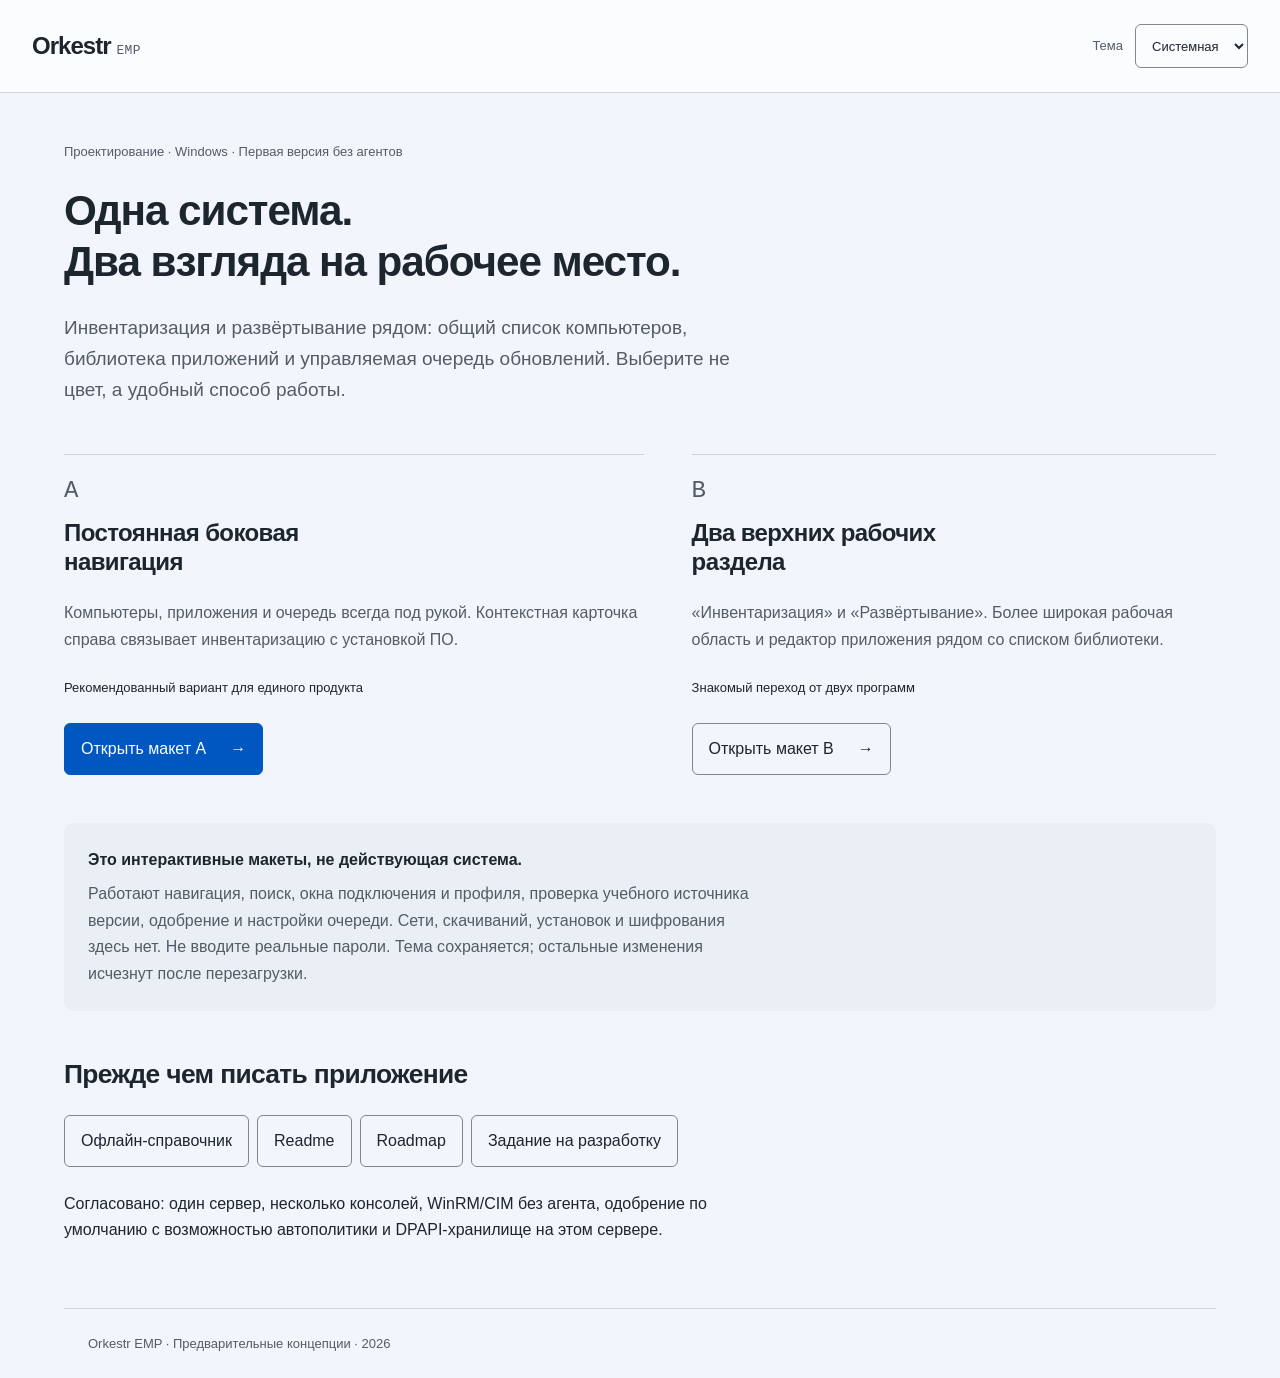
<file: index.html>
<!doctype html>
<html lang="ru">
<head><meta charset="utf-8"><meta name="viewport" content="width=device-width, initial-scale=1"><title>Orkestr EMP · Выбор концепции</title><meta name="description" content="Два направления единой консоли Orkestr EMP и проектная документация."><link rel="stylesheet" href="tokens.css"><link rel="stylesheet" href="docs/help.css"><script src="docs/help.js" defer></script></head>
<body class="showroom">
  <header class="showroom-top"><a class="wordmark" href="index.html">Orkestr <span>EMP</span></a><label class="theme-label">Тема <select id="help-theme"><option value="system">Системная</option><option value="light">Светлая</option><option value="dark">Тёмная</option></select></label></header>
  <main class="showroom-main">
    <p class="status-line">Проектирование · Windows · Первая версия без агентов</p>
    <h1>Одна система.<br>Два взгляда на рабочее место.</h1>
    <p class="intro">Инвентаризация и развёртывание рядом: общий список компьютеров, библиотека приложений и управляемая очередь обновлений. Выберите не цвет, а удобный способ работы.</p>
    <div class="concepts">
      <section class="concept"><div class="concept-letter">A</div><div><h2>Постоянная боковая навигация</h2><p>Компьютеры, приложения и очередь всегда под рукой. Контекстная карточка справа связывает инвентаризацию с установкой ПО.</p><p class="recommendation">Рекомендованный вариант для единого продукта</p><a class="button main-button" href="mockups/sidebar.html">Открыть макет A <span aria-hidden="true">→</span></a></div></section>
      <section class="concept"><div class="concept-letter">B</div><div><h2>Два верхних рабочих раздела</h2><p>«Инвентаризация» и «Развёртывание». Более широкая рабочая область и редактор приложения рядом со списком библиотеки.</p><p class="recommendation">Знакомый переход от двух программ</p><a class="button" href="mockups/tabs.html">Открыть макет B <span aria-hidden="true">→</span></a></div></section>
    </div>
    <aside class="callout"><strong>Это интерактивные макеты, не действующая система.</strong><p>Работают навигация, поиск, окна подключения и профиля, проверка учебного источника версии, одобрение и настройки очереди. Сети, скачиваний, установок и шифрования здесь нет. Не вводите реальные пароли. Тема сохраняется; остальные изменения исчезнут после перезагрузки.</p></aside>
    <section class="start-reading"><h2>Прежде чем писать приложение</h2><div class="doc-links"><a class="button" href="docs/index.html">Офлайн-справочник</a><a class="button" href="readme.md">Readme</a><a class="button" href="roadmap.md">Roadmap</a><a class="button" href="prompt.md">Задание на разработку</a></div><p>Согласовано: один сервер, несколько консолей, WinRM/CIM без агента, одобрение по умолчанию с возможностью автополитики и DPAPI-хранилище на этом сервере.</p></section>
  </main><footer class="showroom-footer">Orkestr EMP · Предварительные концепции · 2026</footer>
</body></html>
</file>
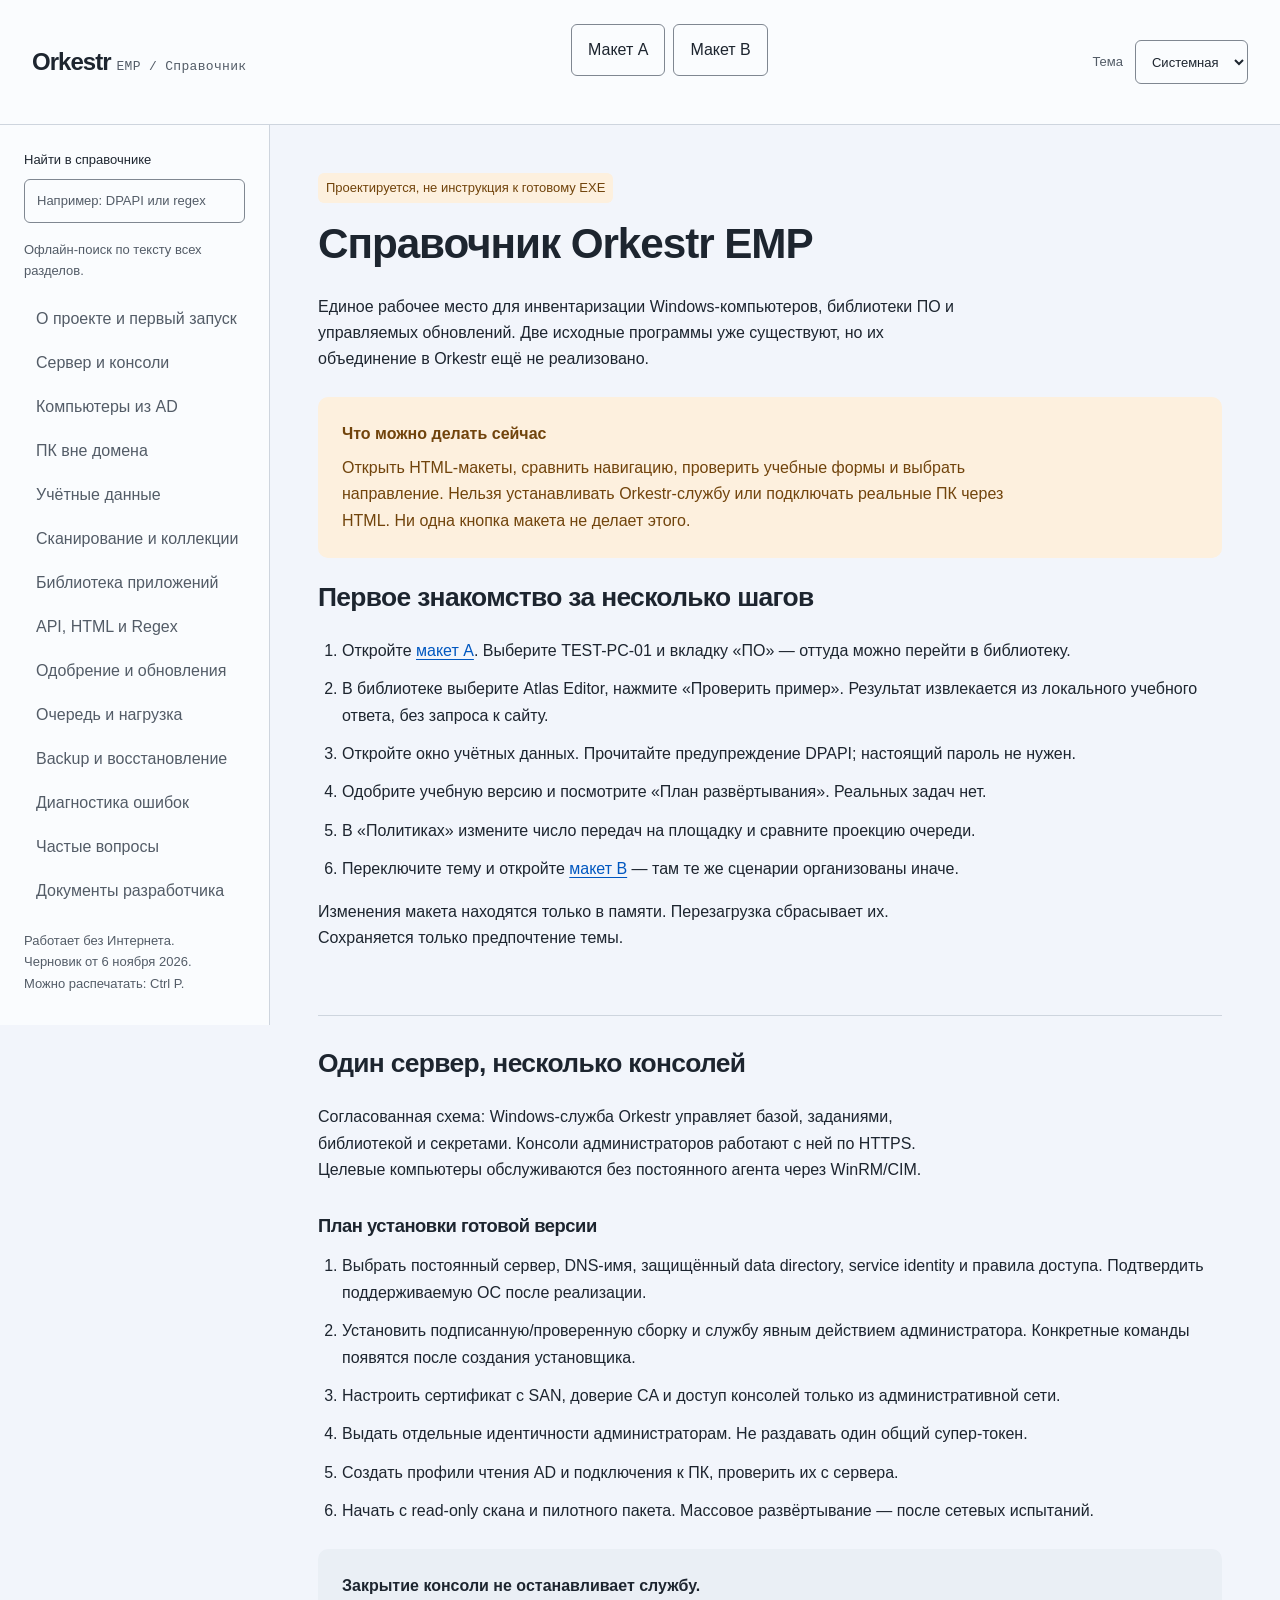
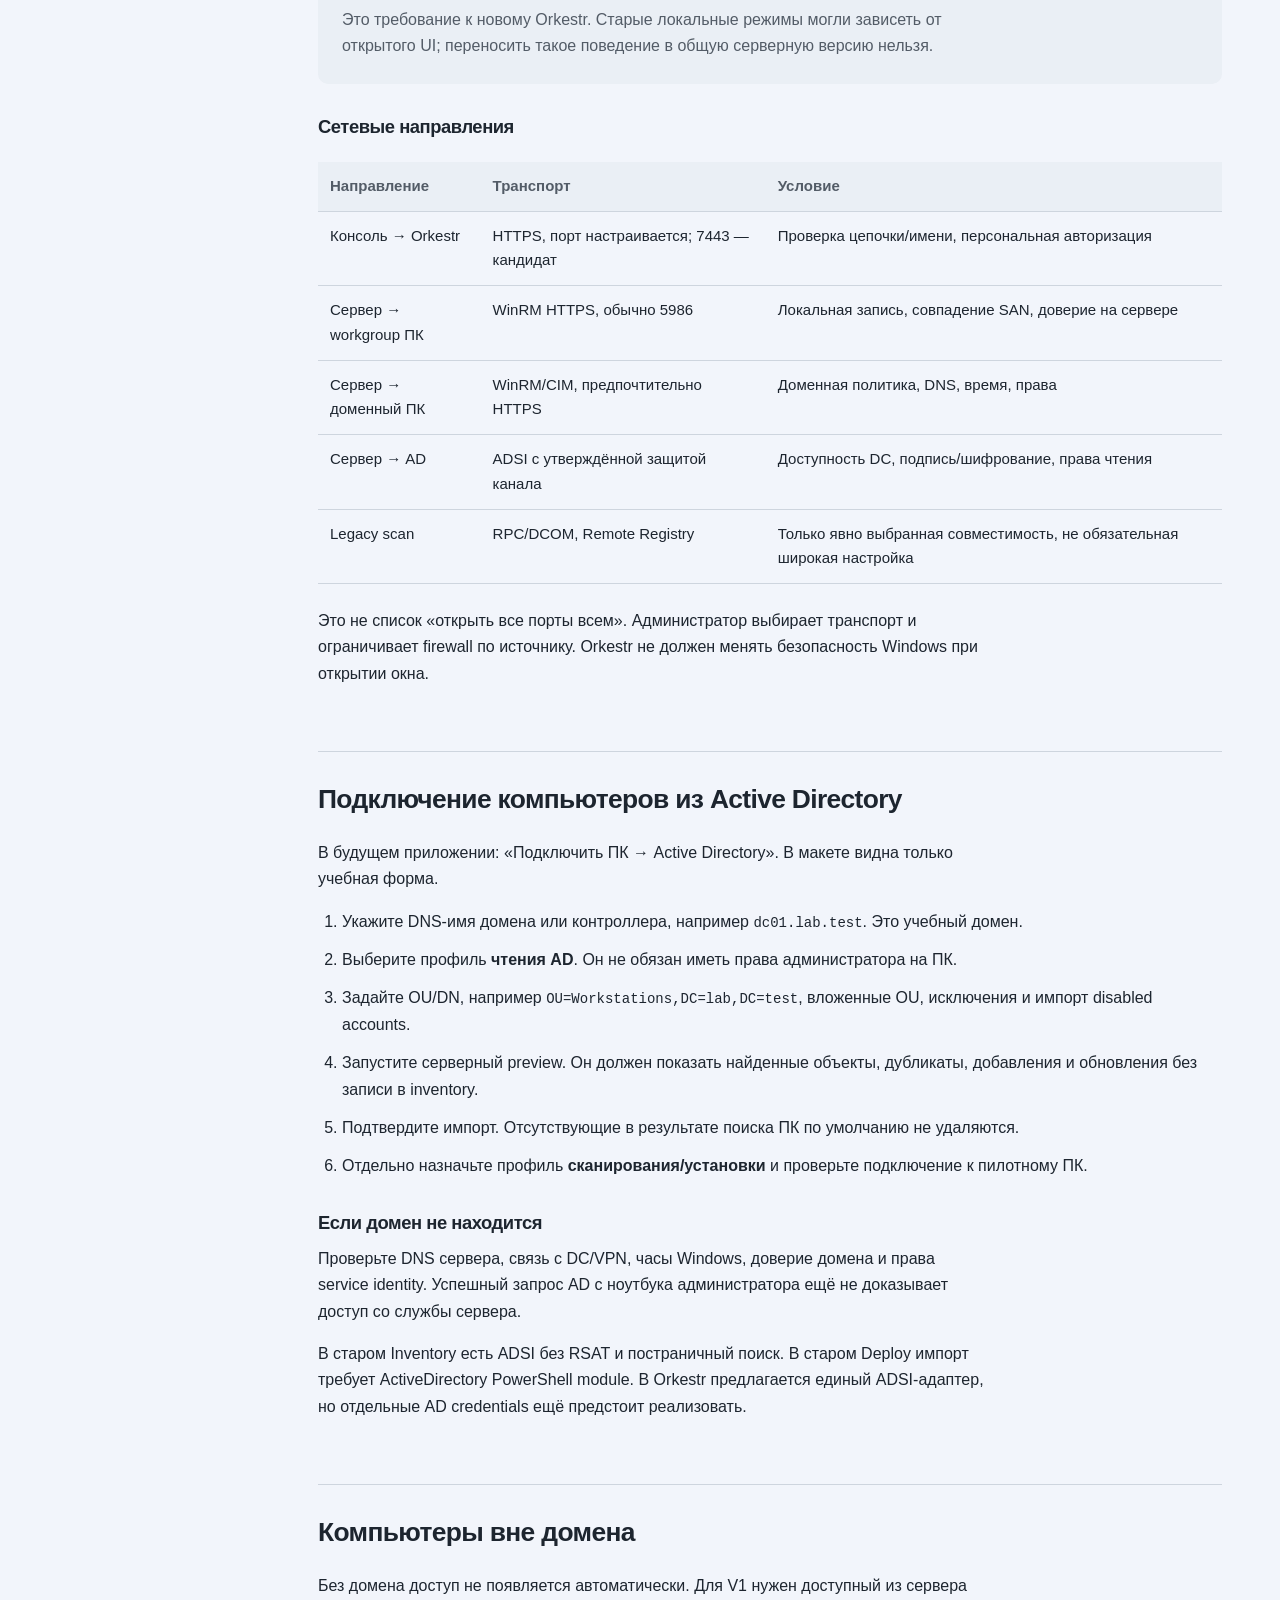
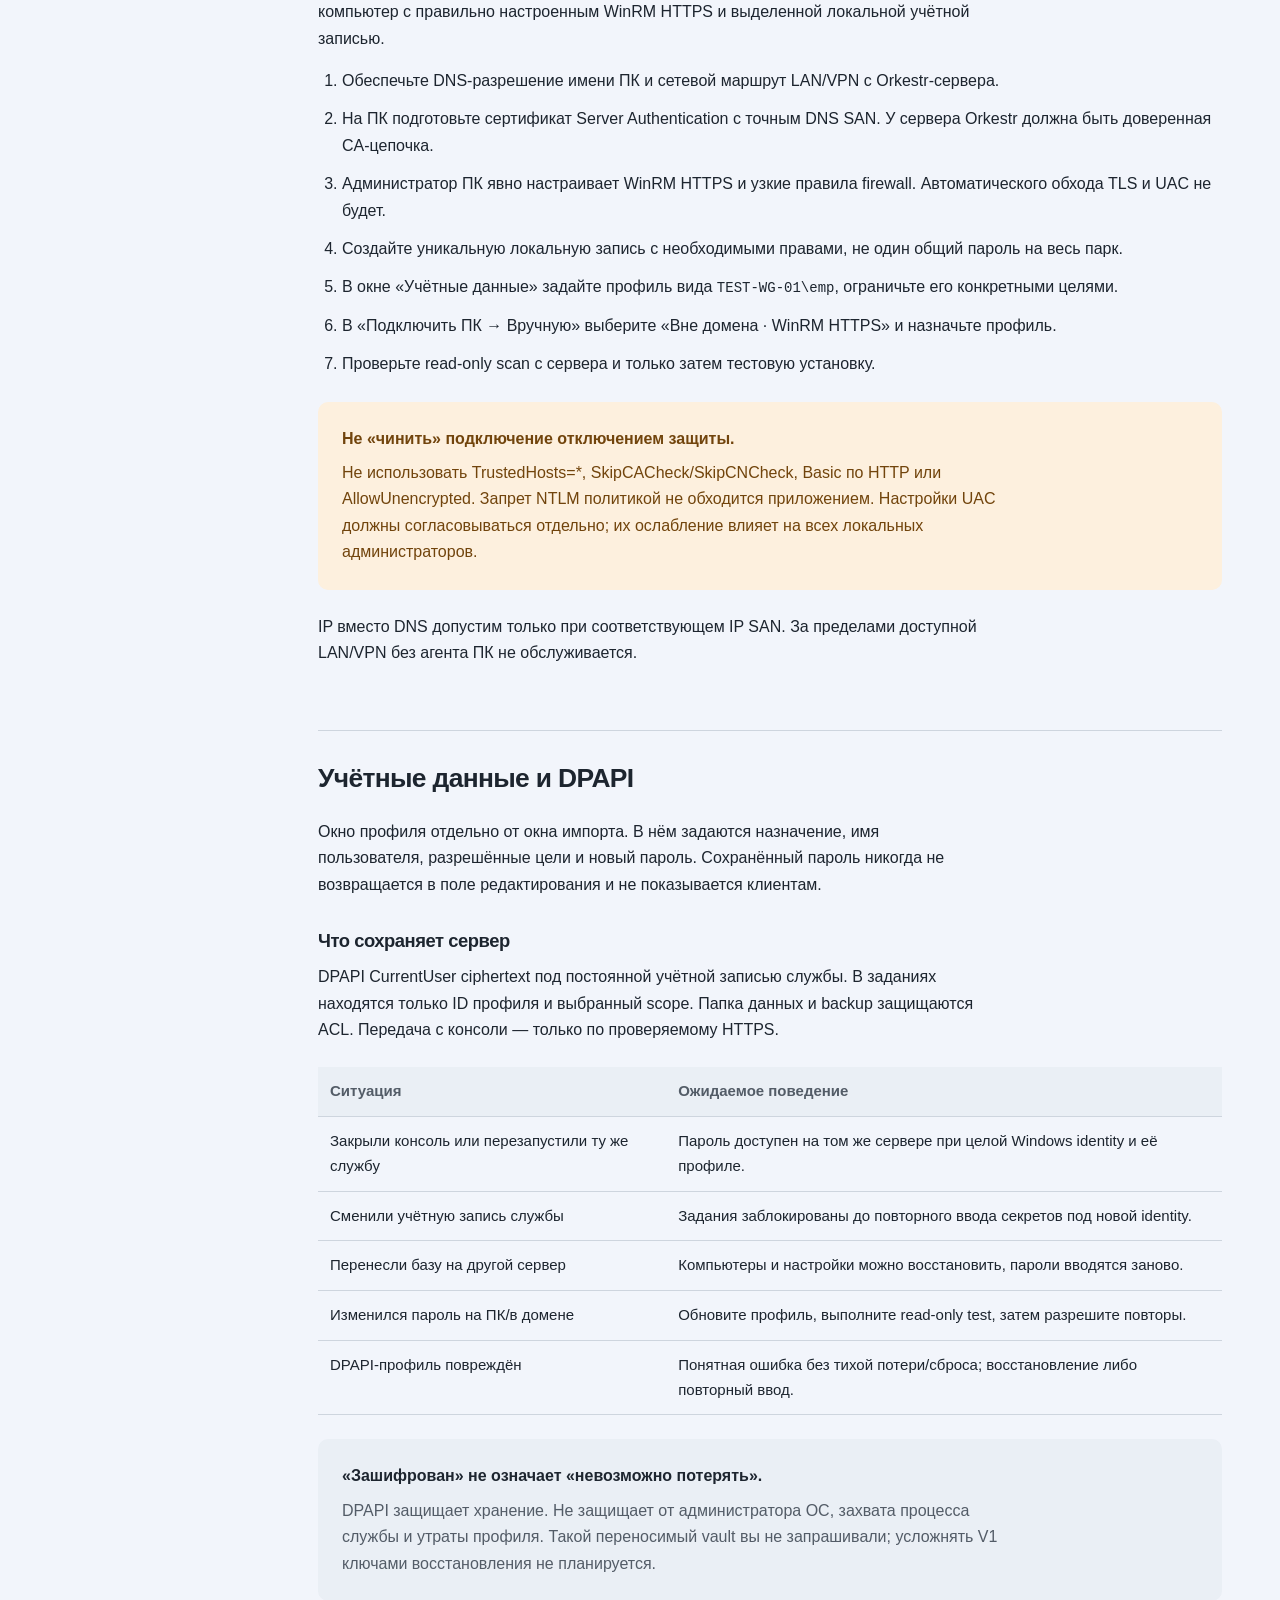
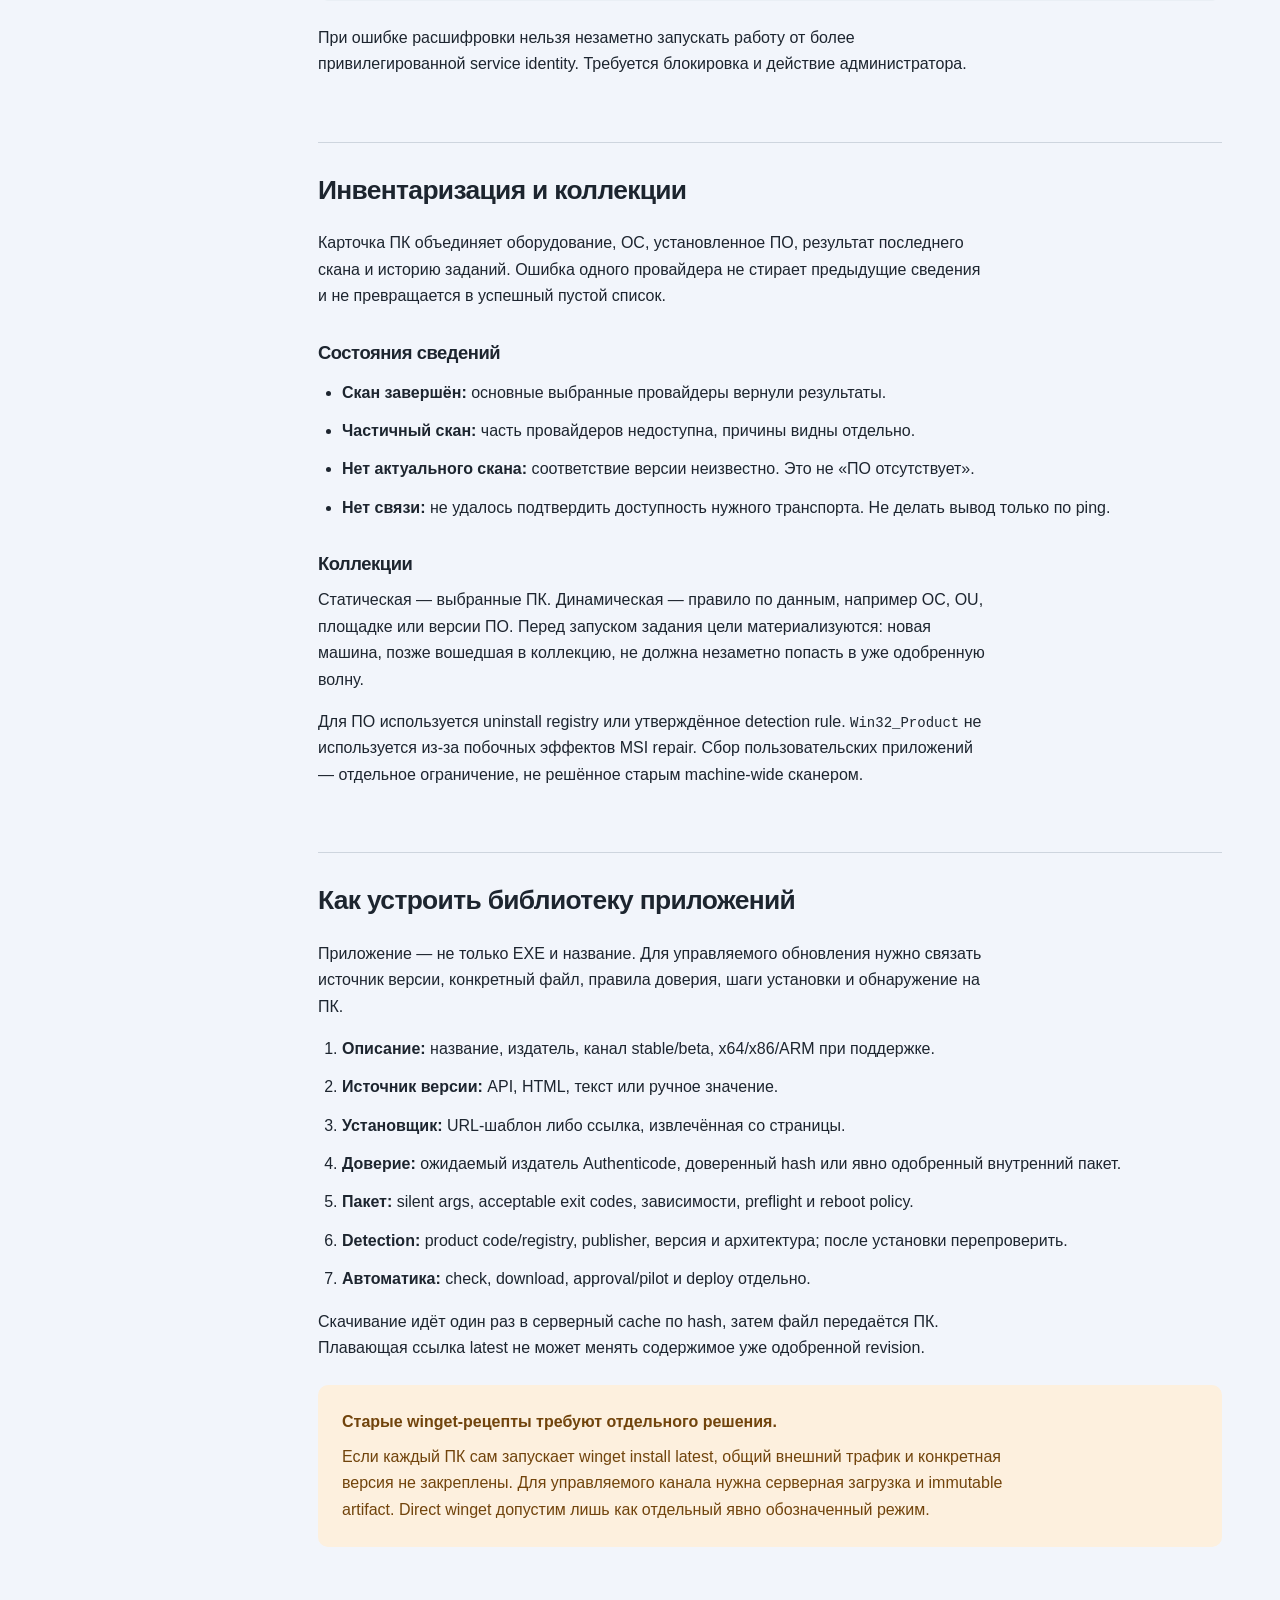
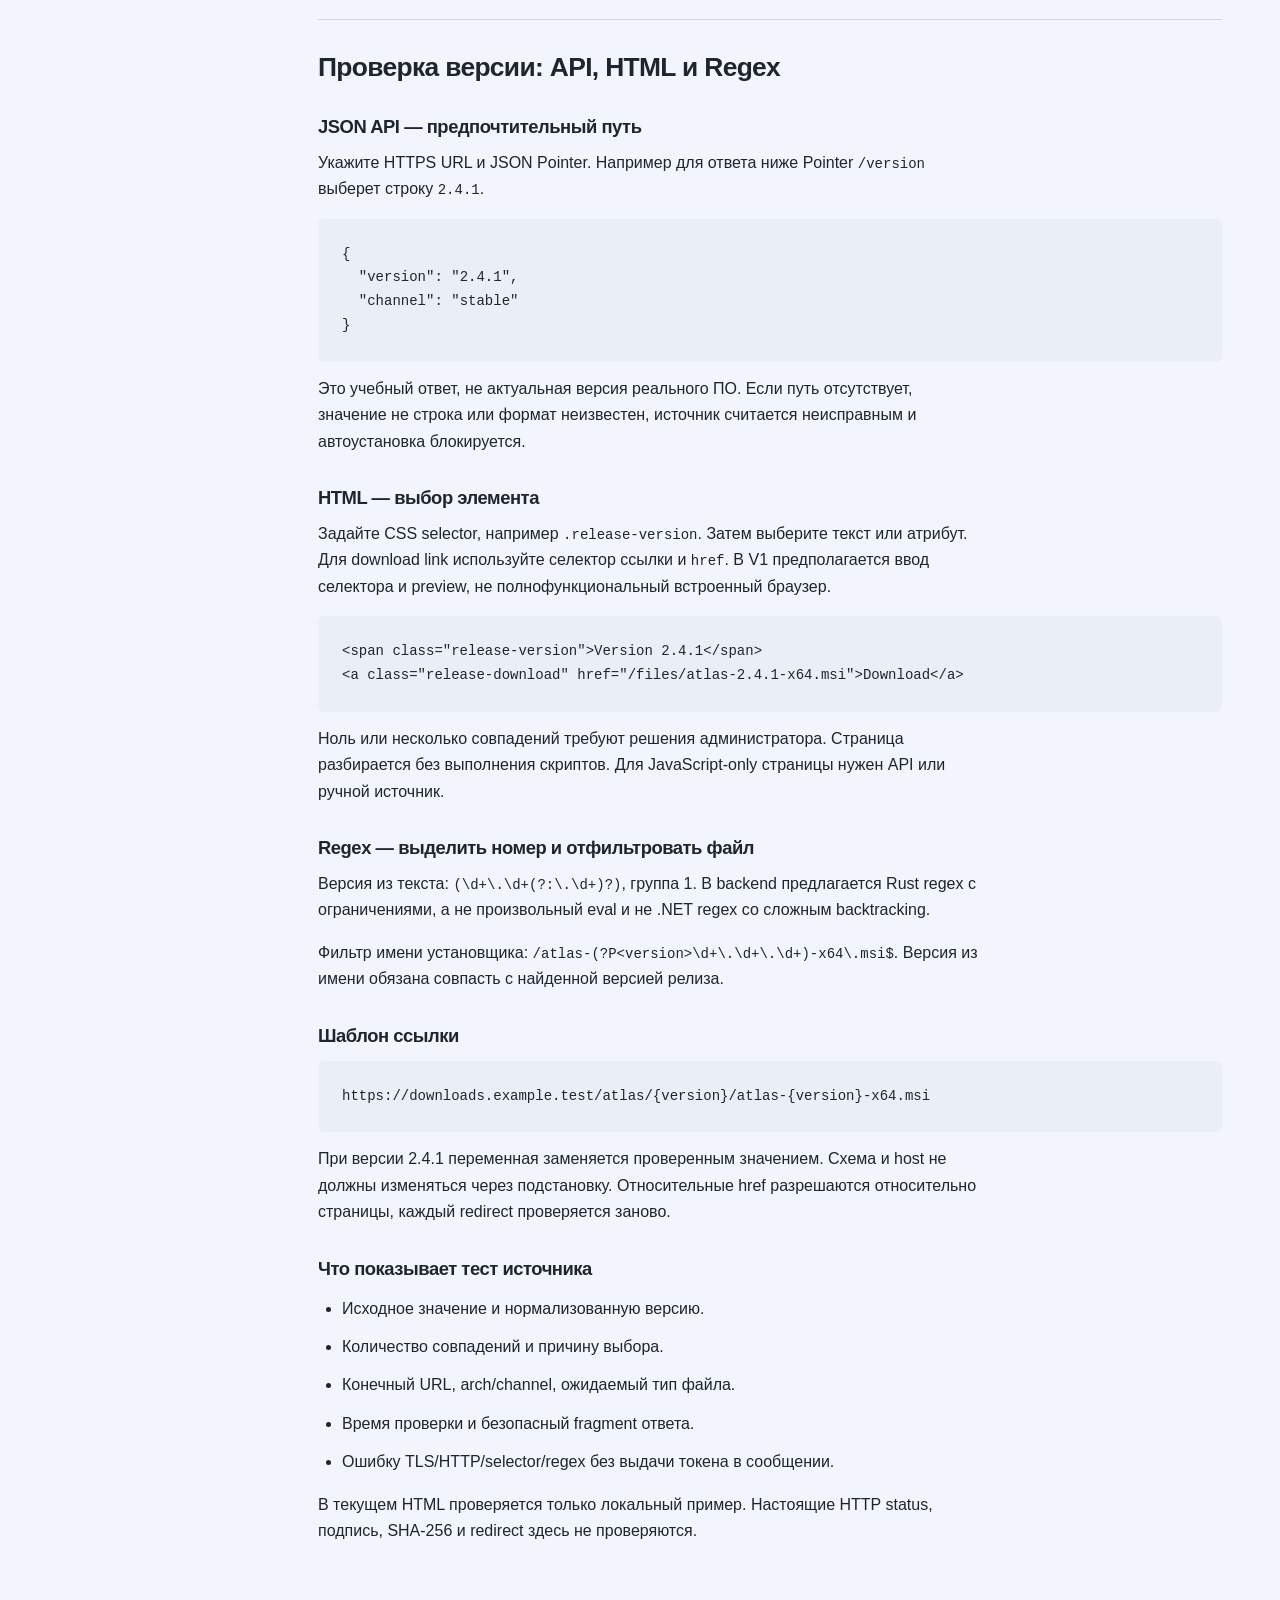
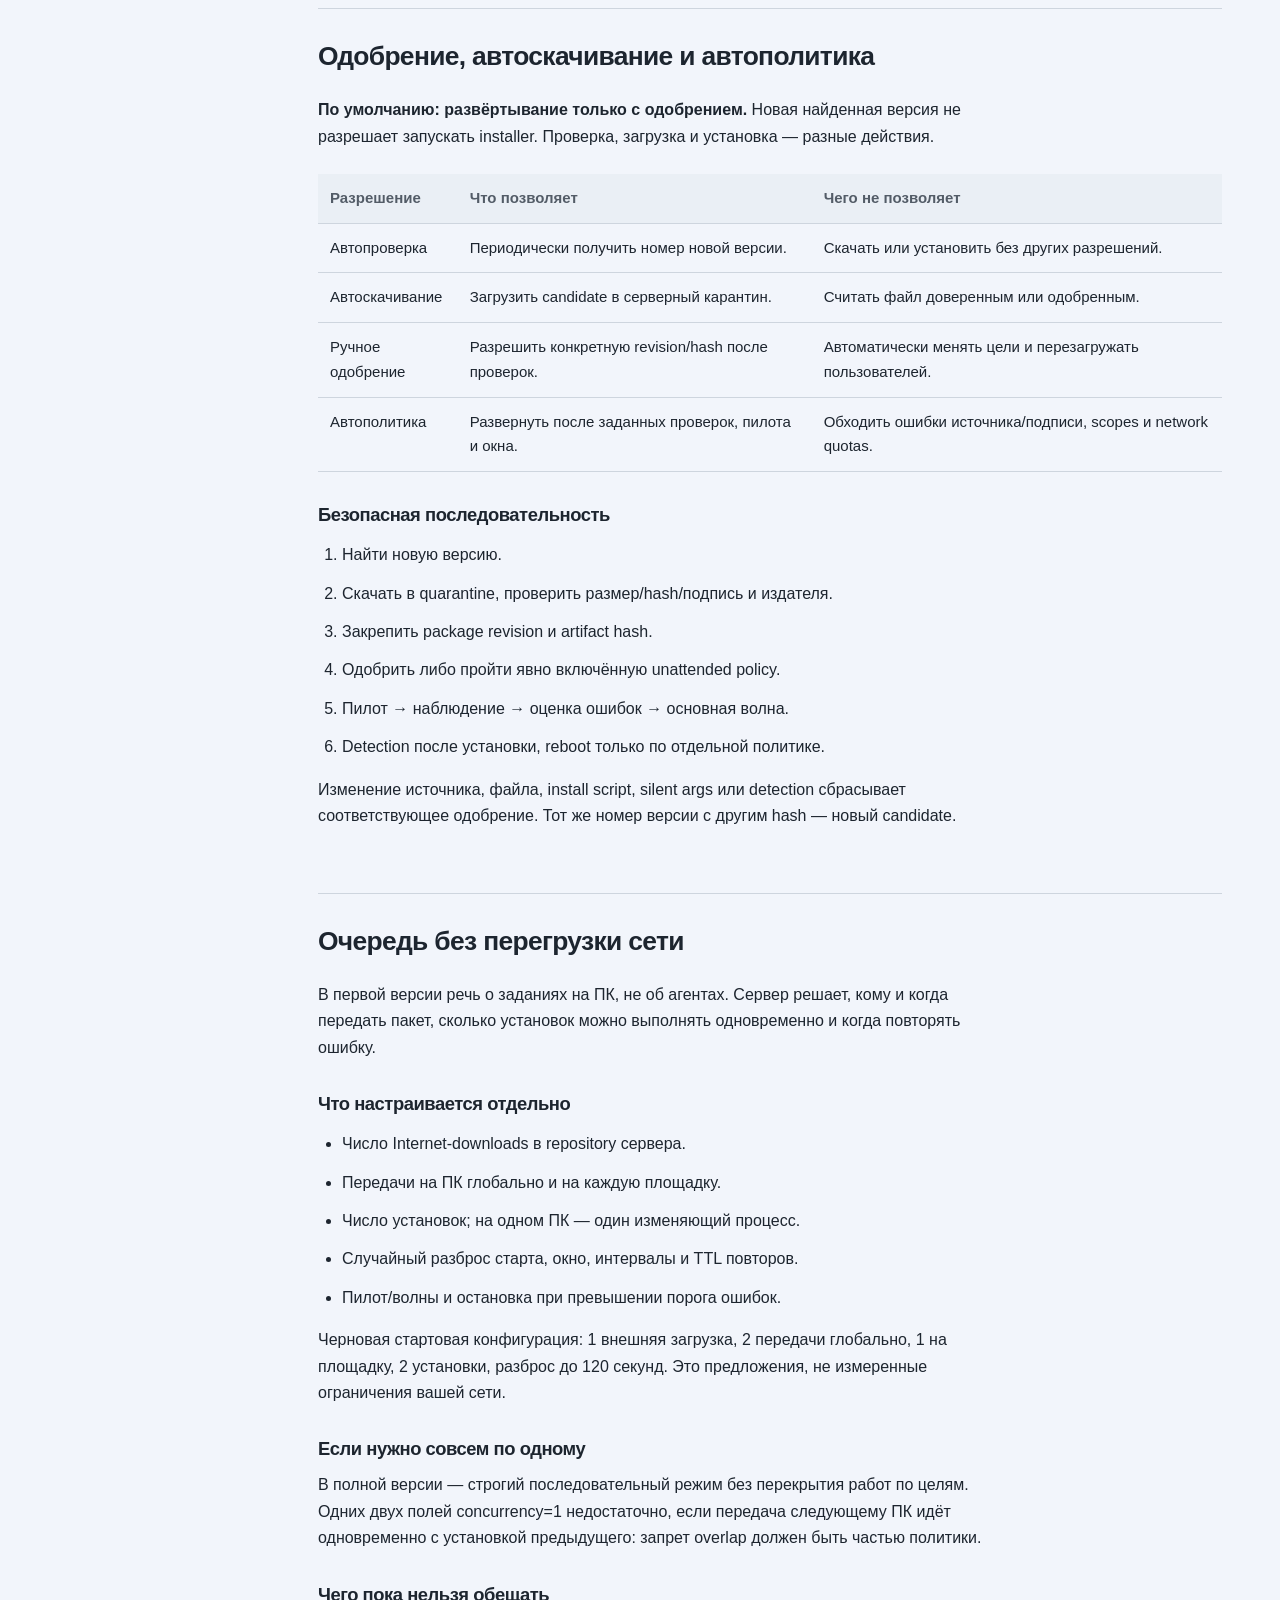
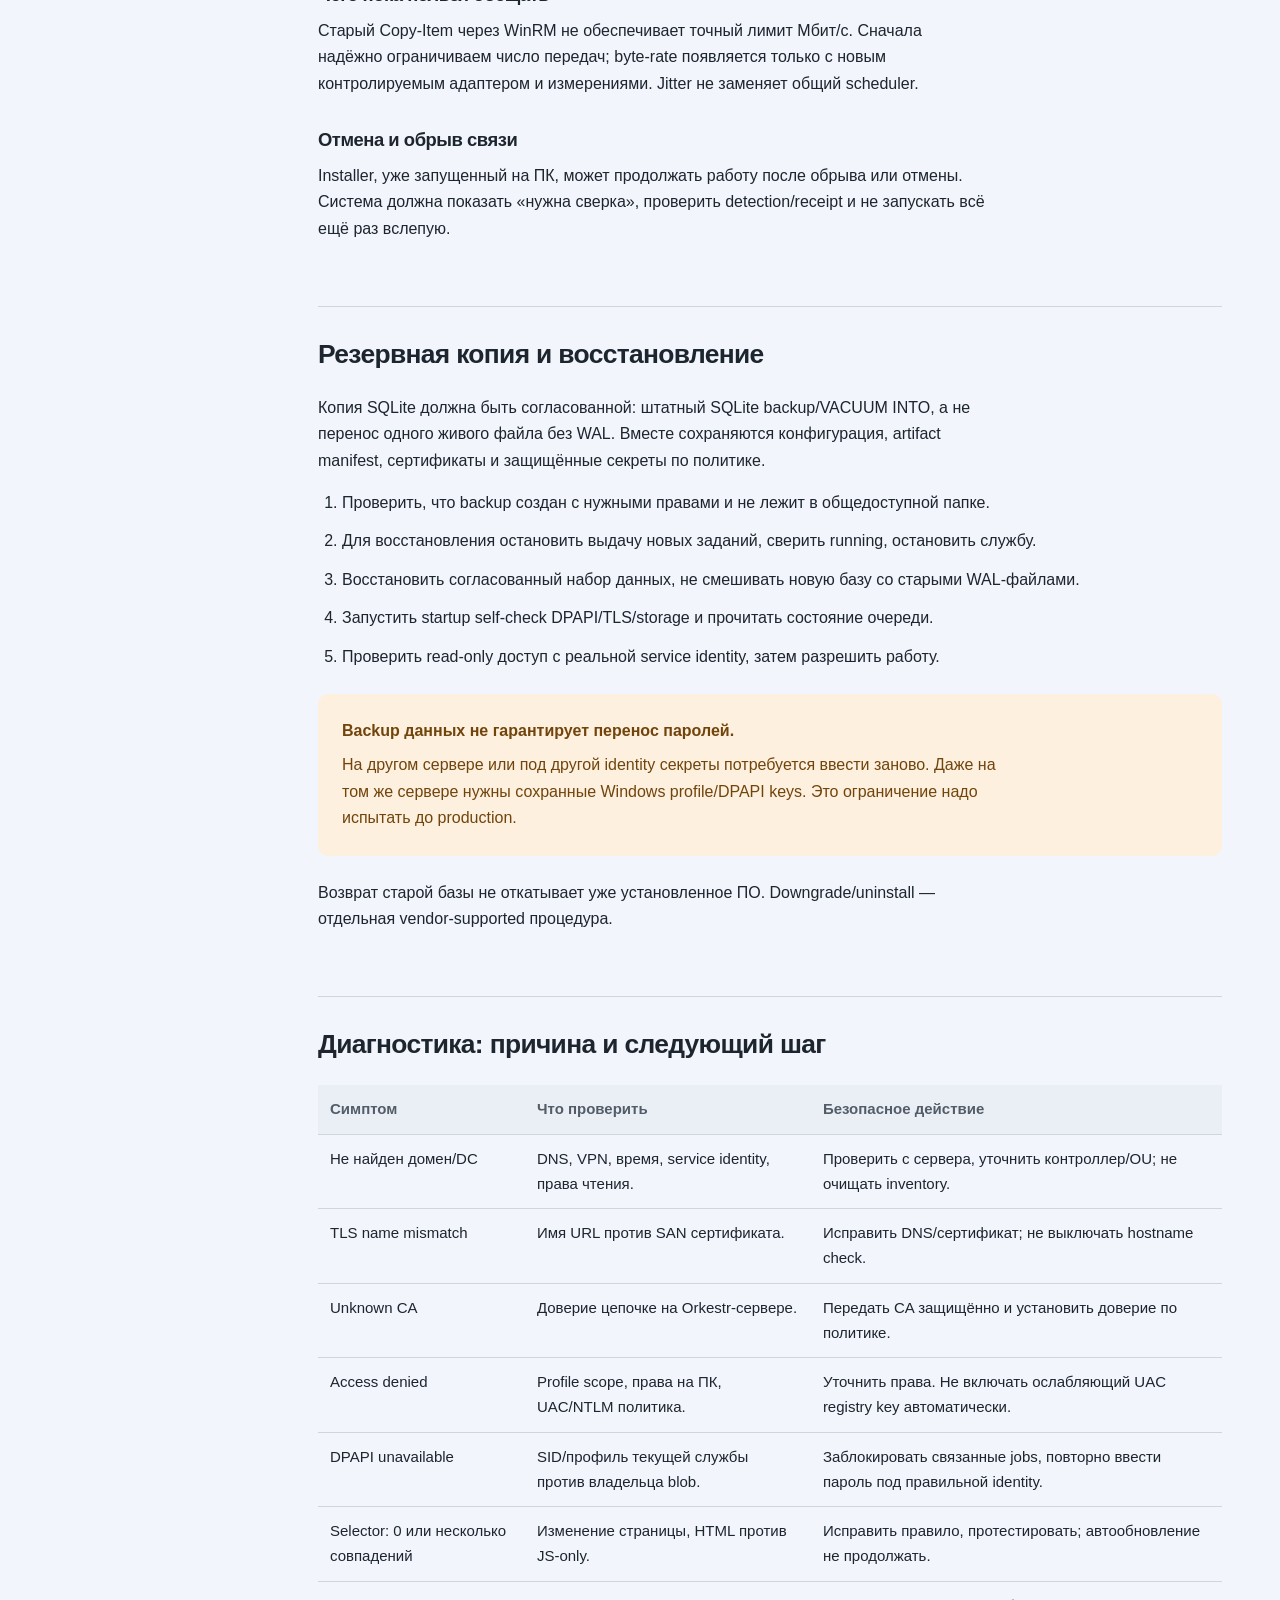
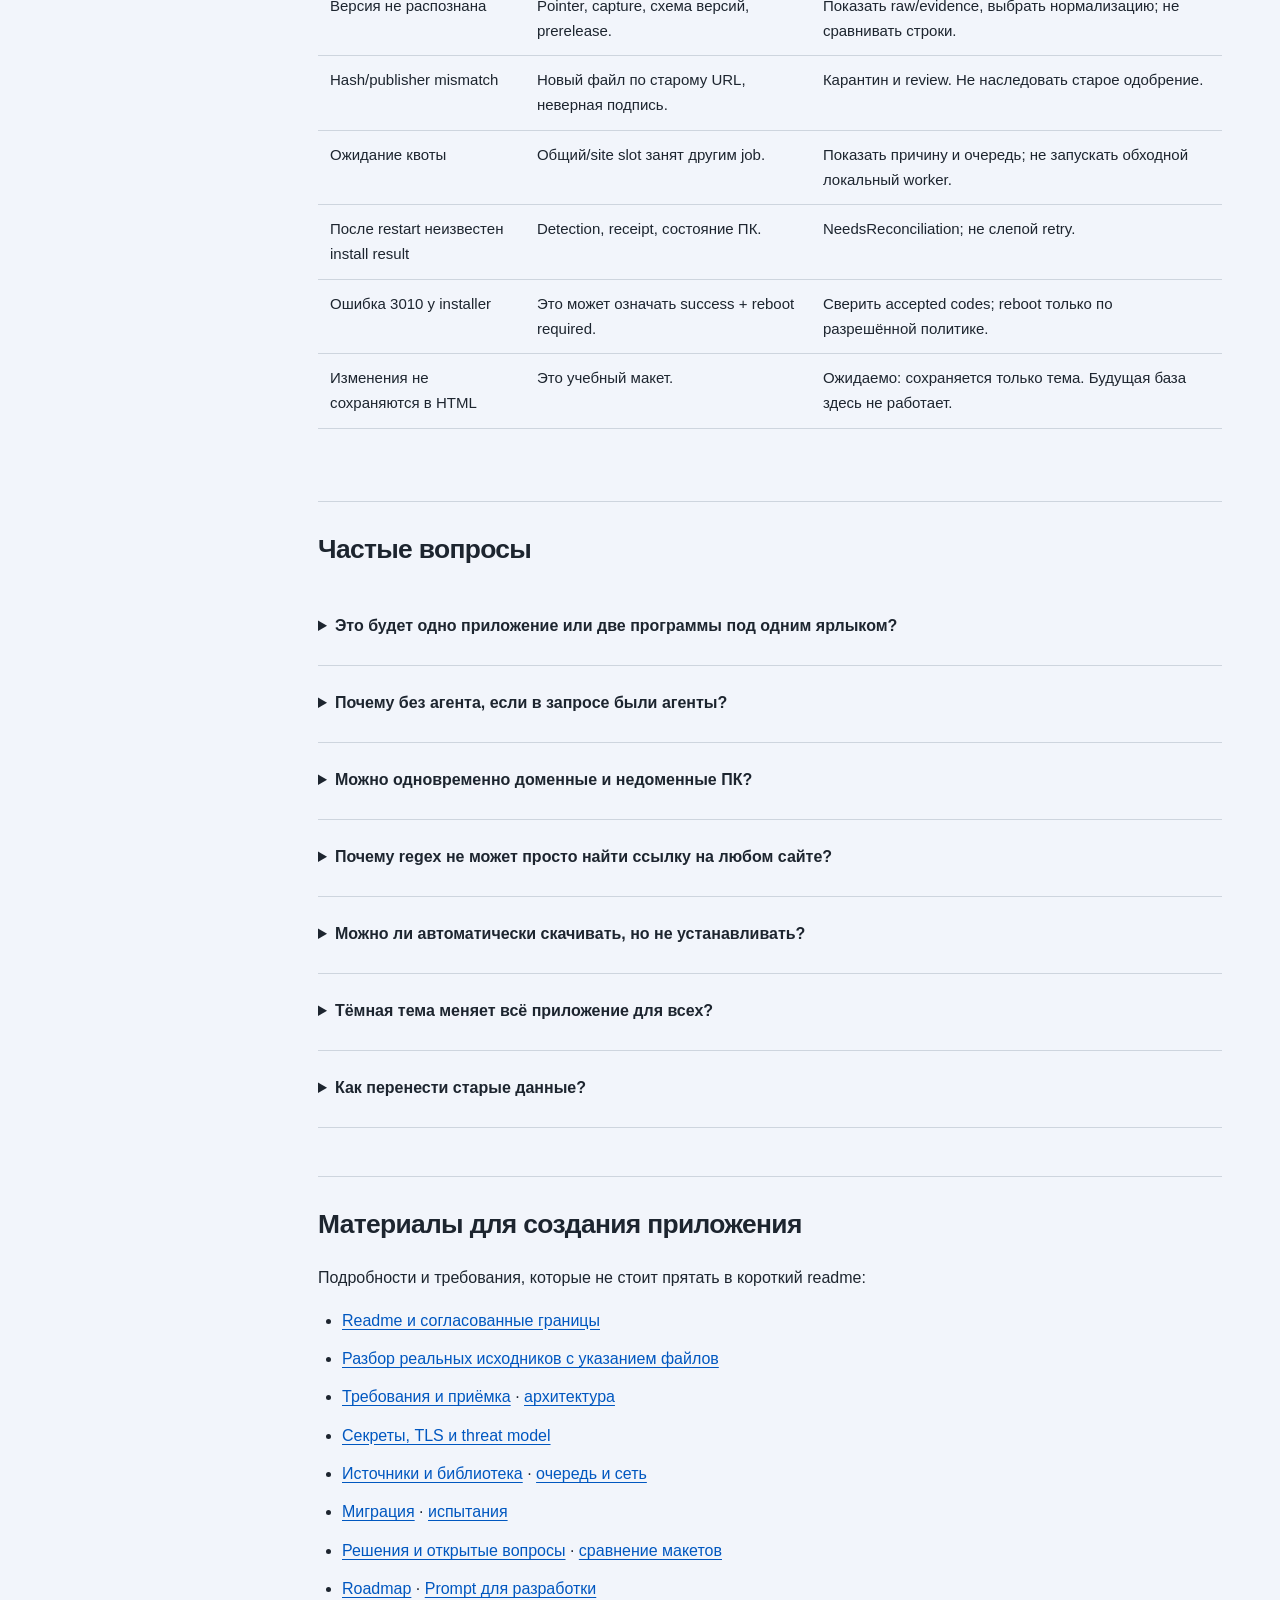
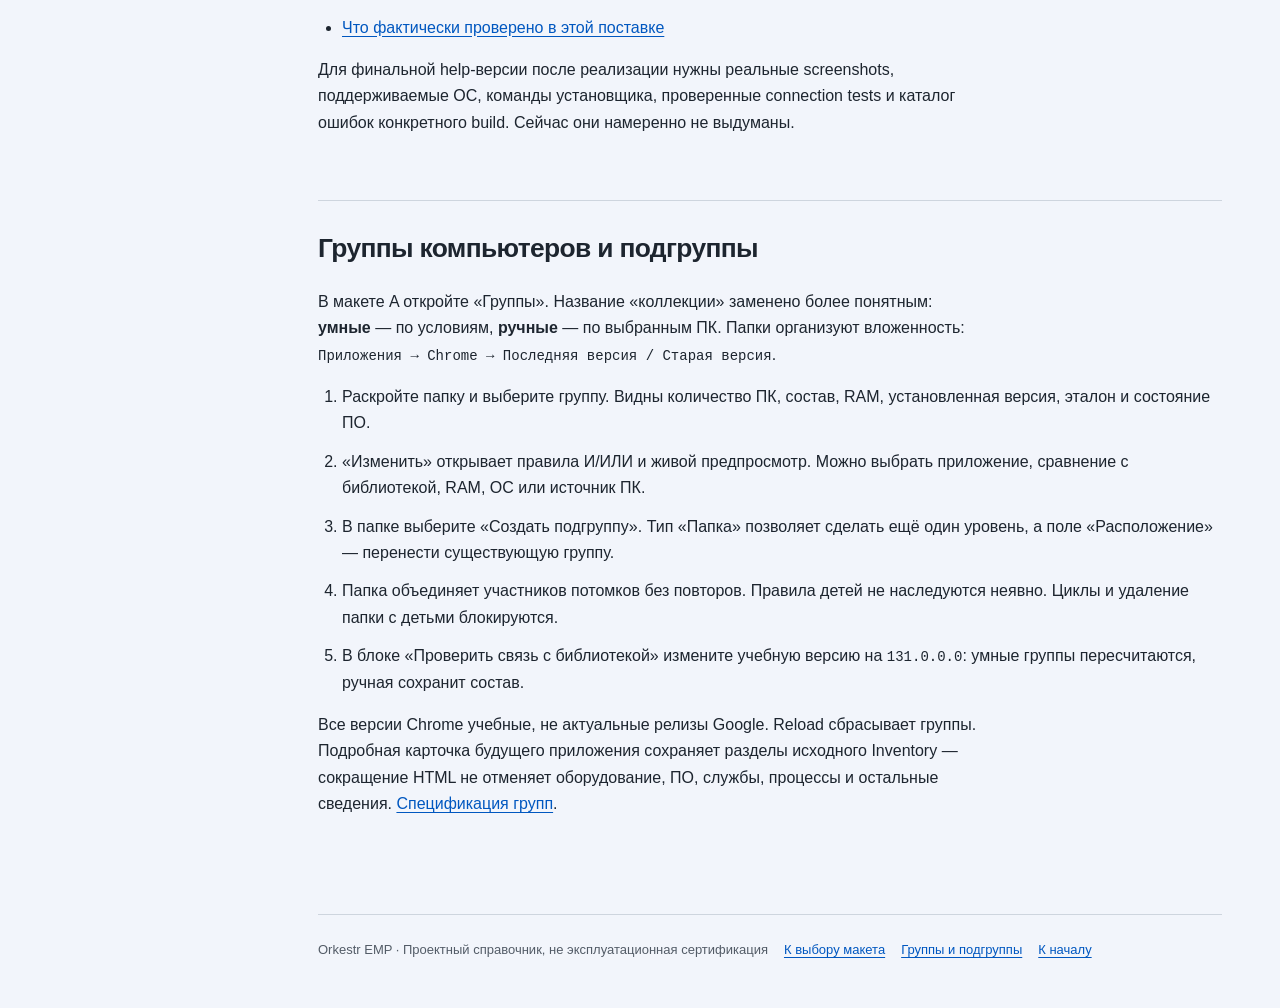
<file: docs/index.html>
<!doctype html>
<html lang="ru">
<head><meta charset="utf-8"><meta name="viewport" content="width=device-width, initial-scale=1"><meta name="description" content="Офлайн-справочник проекта Orkestr EMP: подключение ПК, безопасность, библиотека приложений и управляемые обновления."><title>Orkestr EMP · Справочник проекта</title><link rel="stylesheet" href="../tokens.css"><link rel="stylesheet" href="help.css"><script src="help.js" defer></script></head>
<body>
<header class="help-top"><a class="wordmark" href="../index.html">Orkestr <span>EMP / Справочник</span></a><div class="doc-links"><a class="button" href="../mockups/sidebar.html">Макет A</a><a class="button" href="../mockups/tabs.html">Макет B</a></div><label class="theme-label">Тема <select id="help-theme"><option value="system">Системная</option><option value="light">Светлая</option><option value="dark">Тёмная</option></select></label></header>
<div class="help-layout">
<aside class="help-nav"><label for="help-search">Найти в справочнике<input id="help-search" type="search" placeholder="Например: DPAPI или regex"></label><p id="help-result" class="result-line" role="status">Офлайн-поиск по тексту.</p><nav aria-label="Содержание"><a href="#start">О проекте и первый запуск</a><a href="#server">Сервер и консоли</a><a href="#domain">Компьютеры из AD</a><a href="#workgroup">ПК вне домена</a><a href="#credentials">Учётные данные</a><a href="#inventory">Сканирование и коллекции</a><a href="#library">Библиотека приложений</a><a href="#sources">API, HTML и Regex</a><a href="#updates">Одобрение и обновления</a><a href="#network">Очередь и нагрузка</a><a href="#recovery">Backup и восстановление</a><a href="#troubleshooting">Диагностика ошибок</a><a href="#faq">Частые вопросы</a><a href="#developer">Документы разработчика</a></nav><p>Работает без Интернета.<br>Черновик от 6 ноября 2026.<br>Можно распечатать: Ctrl P.</p></aside>
<main class="help-content">
<article id="start"><span class="section-status">Проектируется, не инструкция к готовому EXE</span><h1>Справочник Orkestr EMP</h1><p>Единое рабочее место для инвентаризации Windows-компьютеров, библиотеки ПО и управляемых обновлений. Две исходные программы уже существуют, но их объединение в Orkestr ещё не реализовано.</p><aside class="callout warning"><strong>Что можно делать сейчас</strong><p>Открыть HTML-макеты, сравнить навигацию, проверить учебные формы и выбрать направление. Нельзя устанавливать Orkestr-службу или подключать реальные ПК через HTML. Ни одна кнопка макета не делает этого.</p></aside><h2>Первое знакомство за несколько шагов</h2><ol><li>Откройте <a href="../mockups/sidebar.html">макет A</a>. Выберите TEST-PC-01 и вкладку «ПО» — оттуда можно перейти в библиотеку.</li><li>В библиотеке выберите Atlas Editor, нажмите «Проверить пример». Результат извлекается из локального учебного ответа, без запроса к сайту.</li><li>Откройте окно учётных данных. Прочитайте предупреждение DPAPI; настоящий пароль не нужен.</li><li>Одобрите учебную версию и посмотрите «План развёртывания». Реальных задач нет.</li><li>В «Политиках» измените число передач на площадку и сравните проекцию очереди.</li><li>Переключите тему и откройте <a href="../mockups/tabs.html">макет B</a> — там те же сценарии организованы иначе.</li></ol><p>Изменения макета находятся только в памяти. Перезагрузка сбрасывает их. Сохраняется только предпочтение темы.</p></article>

<article id="server"><h2>Один сервер, несколько консолей</h2><p>Согласованная схема: Windows-служба Orkestr управляет базой, заданиями, библиотекой и секретами. Консоли администраторов работают с ней по HTTPS. Целевые компьютеры обслуживаются без постоянного агента через WinRM/CIM.</p><h3>План установки готовой версии</h3><ol><li>Выбрать постоянный сервер, DNS-имя, защищённый data directory, service identity и правила доступа. Подтвердить поддерживаемую ОС после реализации.</li><li>Установить подписанную/проверенную сборку и службу явным действием администратора. Конкретные команды появятся после создания установщика.</li><li>Настроить сертификат с SAN, доверие CA и доступ консолей только из административной сети.</li><li>Выдать отдельные идентичности администраторам. Не раздавать один общий супер-токен.</li><li>Создать профили чтения AD и подключения к ПК, проверить их с сервера.</li><li>Начать с read-only скана и пилотного пакета. Массовое развёртывание — после сетевых испытаний.</li></ol><aside class="callout"><strong>Закрытие консоли не останавливает службу.</strong><p>Это требование к новому Orkestr. Старые локальные режимы могли зависеть от открытого UI; переносить такое поведение в общую серверную версию нельзя.</p></aside><h3>Сетевые направления</h3><table><thead><tr><th>Направление</th><th>Транспорт</th><th>Условие</th></tr></thead><tbody><tr><td>Консоль → Orkestr</td><td>HTTPS, порт настраивается; 7443 — кандидат</td><td>Проверка цепочки/имени, персональная авторизация</td></tr><tr><td>Сервер → workgroup ПК</td><td>WinRM HTTPS, обычно 5986</td><td>Локальная запись, совпадение SAN, доверие на сервере</td></tr><tr><td>Сервер → доменный ПК</td><td>WinRM/CIM, предпочтительно HTTPS</td><td>Доменная политика, DNS, время, права</td></tr><tr><td>Сервер → AD</td><td>ADSI с утверждённой защитой канала</td><td>Доступность DC, подпись/шифрование, права чтения</td></tr><tr><td>Legacy scan</td><td>RPC/DCOM, Remote Registry</td><td>Только явно выбранная совместимость, не обязательная широкая настройка</td></tr></tbody></table><p>Это не список «открыть все порты всем». Администратор выбирает транспорт и ограничивает firewall по источнику. Orkestr не должен менять безопасность Windows при открытии окна.</p></article>

<article id="domain"><h2>Подключение компьютеров из Active Directory</h2><p>В будущем приложении: «Подключить ПК → Active Directory». В макете видна только учебная форма.</p><ol><li>Укажите DNS-имя домена или контроллера, например <code>dc01.lab.test</code>. Это учебный домен.</li><li>Выберите профиль <strong>чтения AD</strong>. Он не обязан иметь права администратора на ПК.</li><li>Задайте OU/DN, например <code>OU=Workstations,DC=lab,DC=test</code>, вложенные OU, исключения и импорт disabled accounts.</li><li>Запустите серверный preview. Он должен показать найденные объекты, дубликаты, добавления и обновления без записи в inventory.</li><li>Подтвердите импорт. Отсутствующие в результате поиска ПК по умолчанию не удаляются.</li><li>Отдельно назначьте профиль <strong>сканирования/установки</strong> и проверьте подключение к пилотному ПК.</li></ol><h3>Если домен не находится</h3><p>Проверьте DNS сервера, связь с DC/VPN, часы Windows, доверие домена и права service identity. Успешный запрос AD с ноутбука администратора ещё не доказывает доступ со службы сервера.</p><p>В старом Inventory есть ADSI без RSAT и постраничный поиск. В старом Deploy импорт требует ActiveDirectory PowerShell module. В Orkestr предлагается единый ADSI-адаптер, но отдельные AD credentials ещё предстоит реализовать.</p></article>

<article id="workgroup"><h2>Компьютеры вне домена</h2><p>Без домена доступ не появляется автоматически. Для V1 нужен доступный из сервера компьютер с правильно настроенным WinRM HTTPS и выделенной локальной учётной записью.</p><ol><li>Обеспечьте DNS-разрешение имени ПК и сетевой маршрут LAN/VPN с Orkestr-сервера.</li><li>На ПК подготовьте сертификат Server Authentication с точным DNS SAN. У сервера Orkestr должна быть доверенная CA-цепочка.</li><li>Администратор ПК явно настраивает WinRM HTTPS и узкие правила firewall. Автоматического обхода TLS и UAC не будет.</li><li>Создайте уникальную локальную запись с необходимыми правами, не один общий пароль на весь парк.</li><li>В окне «Учётные данные» задайте профиль вида <code>TEST-WG-01\emp</code>, ограничьте его конкретными целями.</li><li>В «Подключить ПК → Вручную» выберите «Вне домена · WinRM HTTPS» и назначьте профиль.</li><li>Проверьте read-only scan с сервера и только затем тестовую установку.</li></ol><aside class="callout warning"><strong>Не «чинить» подключение отключением защиты.</strong><p>Не использовать TrustedHosts=*, SkipCACheck/SkipCNCheck, Basic по HTTP или AllowUnencrypted. Запрет NTLM политикой не обходится приложением. Настройки UAC должны согласовываться отдельно; их ослабление влияет на всех локальных администраторов.</p></aside><p>IP вместо DNS допустим только при соответствующем IP SAN. За пределами доступной LAN/VPN без агента ПК не обслуживается.</p></article>

<article id="credentials"><h2>Учётные данные и DPAPI</h2><p>Окно профиля отдельно от окна импорта. В нём задаются назначение, имя пользователя, разрешённые цели и новый пароль. Сохранённый пароль никогда не возвращается в поле редактирования и не показывается клиентам.</p><h3>Что сохраняет сервер</h3><p>DPAPI CurrentUser ciphertext под постоянной учётной записью службы. В заданиях находятся только ID профиля и выбранный scope. Папка данных и backup защищаются ACL. Передача с консоли — только по проверяемому HTTPS.</p><table><thead><tr><th>Ситуация</th><th>Ожидаемое поведение</th></tr></thead><tbody><tr><td>Закрыли консоль или перезапустили ту же службу</td><td>Пароль доступен на том же сервере при целой Windows identity и её профиле.</td></tr><tr><td>Сменили учётную запись службы</td><td>Задания заблокированы до повторного ввода секретов под новой identity.</td></tr><tr><td>Перенесли базу на другой сервер</td><td>Компьютеры и настройки можно восстановить, пароли вводятся заново.</td></tr><tr><td>Изменился пароль на ПК/в домене</td><td>Обновите профиль, выполните read-only test, затем разрешите повторы.</td></tr><tr><td>DPAPI-профиль повреждён</td><td>Понятная ошибка без тихой потери/сброса; восстановление либо повторный ввод.</td></tr></tbody></table><aside class="callout"><strong>«Зашифрован» не означает «невозможно потерять».</strong><p>DPAPI защищает хранение. Не защищает от администратора ОС, захвата процесса службы и утраты профиля. Такой переносимый vault вы не запрашивали; усложнять V1 ключами восстановления не планируется.</p></aside><p>При ошибке расшифровки нельзя незаметно запускать работу от более привилегированной service identity. Требуется блокировка и действие администратора.</p></article>

<article id="inventory"><h2>Инвентаризация и коллекции</h2><p>Карточка ПК объединяет оборудование, ОС, установленное ПО, результат последнего скана и историю заданий. Ошибка одного провайдера не стирает предыдущие сведения и не превращается в успешный пустой список.</p><h3>Состояния сведений</h3><ul><li><strong>Скан завершён:</strong> основные выбранные провайдеры вернули результаты.</li><li><strong>Частичный скан:</strong> часть провайдеров недоступна, причины видны отдельно.</li><li><strong>Нет актуального скана:</strong> соответствие версии неизвестно. Это не «ПО отсутствует».</li><li><strong>Нет связи:</strong> не удалось подтвердить доступность нужного транспорта. Не делать вывод только по ping.</li></ul><h3>Коллекции</h3><p>Статическая — выбранные ПК. Динамическая — правило по данным, например ОС, OU, площадке или версии ПО. Перед запуском задания цели материализуются: новая машина, позже вошедшая в коллекцию, не должна незаметно попасть в уже одобренную волну.</p><p>Для ПО используется uninstall registry или утверждённое detection rule. <code>Win32_Product</code> не используется из-за побочных эффектов MSI repair. Сбор пользовательских приложений — отдельное ограничение, не решённое старым machine-wide сканером.</p></article>

<article id="library"><h2>Как устроить библиотеку приложений</h2><p>Приложение — не только EXE и название. Для управляемого обновления нужно связать источник версии, конкретный файл, правила доверия, шаги установки и обнаружение на ПК.</p><ol><li><strong>Описание:</strong> название, издатель, канал stable/beta, x64/x86/ARM при поддержке.</li><li><strong>Источник версии:</strong> API, HTML, текст или ручное значение.</li><li><strong>Установщик:</strong> URL-шаблон либо ссылка, извлечённая со страницы.</li><li><strong>Доверие:</strong> ожидаемый издатель Authenticode, доверенный hash или явно одобренный внутренний пакет.</li><li><strong>Пакет:</strong> silent args, acceptable exit codes, зависимости, preflight и reboot policy.</li><li><strong>Detection:</strong> product code/registry, publisher, версия и архитектура; после установки перепроверить.</li><li><strong>Автоматика:</strong> check, download, approval/pilot и deploy отдельно.</li></ol><p>Скачивание идёт один раз в серверный cache по hash, затем файл передаётся ПК. Плавающая ссылка latest не может менять содержимое уже одобренной revision.</p><aside class="callout warning"><strong>Старые winget-рецепты требуют отдельного решения.</strong><p>Если каждый ПК сам запускает winget install latest, общий внешний трафик и конкретная версия не закреплены. Для управляемого канала нужна серверная загрузка и immutable artifact. Direct winget допустим лишь как отдельный явно обозначенный режим.</p></aside></article>

<article id="sources"><h2>Проверка версии: API, HTML и Regex</h2><h3>JSON API — предпочтительный путь</h3><p>Укажите HTTPS URL и JSON Pointer. Например для ответа ниже Pointer <code>/version</code> выберет строку <code>2.4.1</code>.</p><pre>{
  "version": "2.4.1",
  "channel": "stable"
}</pre><p>Это учебный ответ, не актуальная версия реального ПО. Если путь отсутствует, значение не строка или формат неизвестен, источник считается неисправным и автоустановка блокируется.</p><h3>HTML — выбор элемента</h3><p>Задайте CSS selector, например <code>.release-version</code>. Затем выберите текст или атрибут. Для download link используйте селектор ссылки и <code>href</code>. В V1 предполагается ввод селектора и preview, не полнофункциональный встроенный браузер.</p><pre>&lt;span class="release-version"&gt;Version 2.4.1&lt;/span&gt;
&lt;a class="release-download" href="/files/atlas-2.4.1-x64.msi"&gt;Download&lt;/a&gt;</pre><p>Ноль или несколько совпадений требуют решения администратора. Страница разбирается без выполнения скриптов. Для JavaScript-only страницы нужен API или ручной источник.</p><h3>Regex — выделить номер и отфильтровать файл</h3><p>Версия из текста: <code>(\d+\.\d+(?:\.\d+)?)</code>, группа 1. В backend предлагается Rust regex с ограничениями, а не произвольный eval и не .NET regex со сложным backtracking.</p><p>Фильтр имени установщика: <code>/atlas-(?P&lt;version&gt;\d+\.\d+\.\d+)-x64\.msi$</code>. Версия из имени обязана совпасть с найденной версией релиза.</p><h3>Шаблон ссылки</h3><pre>https://downloads.example.test/atlas/{version}/atlas-{version}-x64.msi</pre><p>При версии 2.4.1 переменная заменяется проверенным значением. Схема и host не должны изменяться через подстановку. Относительные href разрешаются относительно страницы, каждый redirect проверяется заново.</p><h3>Что показывает тест источника</h3><ul><li>Исходное значение и нормализованную версию.</li><li>Количество совпадений и причину выбора.</li><li>Конечный URL, arch/channel, ожидаемый тип файла.</li><li>Время проверки и безопасный fragment ответа.</li><li>Ошибку TLS/HTTP/selector/regex без выдачи токена в сообщении.</li></ul><p>В текущем HTML проверяется только локальный пример. Настоящие HTTP status, подпись, SHA-256 и redirect здесь не проверяются.</p></article>

<article id="updates"><h2>Одобрение, автоскачивание и автополитика</h2><p><strong>По умолчанию: развёртывание только с одобрением.</strong> Новая найденная версия не разрешает запускать installer. Проверка, загрузка и установка — разные действия.</p><table><thead><tr><th>Разрешение</th><th>Что позволяет</th><th>Чего не позволяет</th></tr></thead><tbody><tr><td>Автопроверка</td><td>Периодически получить номер новой версии.</td><td>Скачать или установить без других разрешений.</td></tr><tr><td>Автоскачивание</td><td>Загрузить candidate в серверный карантин.</td><td>Считать файл доверенным или одобренным.</td></tr><tr><td>Ручное одобрение</td><td>Разрешить конкретную revision/hash после проверок.</td><td>Автоматически менять цели и перезагружать пользователей.</td></tr><tr><td>Автополитика</td><td>Развернуть после заданных проверок, пилота и окна.</td><td>Обходить ошибки источника/подписи, scopes и network quotas.</td></tr></tbody></table><h3>Безопасная последовательность</h3><ol><li>Найти новую версию.</li><li>Скачать в quarantine, проверить размер/hash/подпись и издателя.</li><li>Закрепить package revision и artifact hash.</li><li>Одобрить либо пройти явно включённую unattended policy.</li><li>Пилот → наблюдение → оценка ошибок → основная волна.</li><li>Detection после установки, reboot только по отдельной политике.</li></ol><p>Изменение источника, файла, install script, silent args или detection сбрасывает соответствующее одобрение. Тот же номер версии с другим hash — новый candidate.</p></article>

<article id="network"><h2>Очередь без перегрузки сети</h2><p>В первой версии речь о заданиях на ПК, не об агентах. Сервер решает, кому и когда передать пакет, сколько установок можно выполнять одновременно и когда повторять ошибку.</p><h3>Что настраивается отдельно</h3><ul><li>Число Internet-downloads в repository сервера.</li><li>Передачи на ПК глобально и на каждую площадку.</li><li>Число установок; на одном ПК — один изменяющий процесс.</li><li>Случайный разброс старта, окно, интервалы и TTL повторов.</li><li>Пилот/волны и остановка при превышении порога ошибок.</li></ul><p>Черновая стартовая конфигурация: 1 внешняя загрузка, 2 передачи глобально, 1 на площадку, 2 установки, разброс до 120 секунд. Это предложения, не измеренные ограничения вашей сети.</p><h3>Если нужно совсем по одному</h3><p>В полной версии — строгий последовательный режим без перекрытия работ по целям. Одних двух полей concurrency=1 недостаточно, если передача следующему ПК идёт одновременно с установкой предыдущего: запрет overlap должен быть частью политики.</p><h3>Чего пока нельзя обещать</h3><p>Старый Copy-Item через WinRM не обеспечивает точный лимит Мбит/с. Сначала надёжно ограничиваем число передач; byte-rate появляется только с новым контролируемым адаптером и измерениями. Jitter не заменяет общий scheduler.</p><h3>Отмена и обрыв связи</h3><p>Installer, уже запущенный на ПК, может продолжать работу после обрыва или отмены. Система должна показать «нужна сверка», проверить detection/receipt и не запускать всё ещё раз вслепую.</p></article>

<article id="recovery"><h2>Резервная копия и восстановление</h2><p>Копия SQLite должна быть согласованной: штатный SQLite backup/VACUUM INTO, а не перенос одного живого файла без WAL. Вместе сохраняются конфигурация, artifact manifest, сертификаты и защищённые секреты по политике.</p><ol><li>Проверить, что backup создан с нужными правами и не лежит в общедоступной папке.</li><li>Для восстановления остановить выдачу новых заданий, сверить running, остановить службу.</li><li>Восстановить согласованный набор данных, не смешивать новую базу со старыми WAL-файлами.</li><li>Запустить startup self-check DPAPI/TLS/storage и прочитать состояние очереди.</li><li>Проверить read-only доступ с реальной service identity, затем разрешить работу.</li></ol><aside class="callout warning"><strong>Backup данных не гарантирует перенос паролей.</strong><p>На другом сервере или под другой identity секреты потребуется ввести заново. Даже на том же сервере нужны сохранные Windows profile/DPAPI keys. Это ограничение надо испытать до production.</p></aside><p>Возврат старой базы не откатывает уже установленное ПО. Downgrade/uninstall — отдельная vendor-supported процедура.</p></article>

<article id="troubleshooting"><h2>Диагностика: причина и следующий шаг</h2><table><thead><tr><th>Симптом</th><th>Что проверить</th><th>Безопасное действие</th></tr></thead><tbody><tr><td>Не найден домен/DC</td><td>DNS, VPN, время, service identity, права чтения.</td><td>Проверить с сервера, уточнить контроллер/OU; не очищать inventory.</td></tr><tr><td>TLS name mismatch</td><td>Имя URL против SAN сертификата.</td><td>Исправить DNS/сертификат; не выключать hostname check.</td></tr><tr><td>Unknown CA</td><td>Доверие цепочке на Orkestr-сервере.</td><td>Передать CA защищённо и установить доверие по политике.</td></tr><tr><td>Access denied</td><td>Profile scope, права на ПК, UAC/NTLM политика.</td><td>Уточнить права. Не включать ослабляющий UAC registry key автоматически.</td></tr><tr><td>DPAPI unavailable</td><td>SID/профиль текущей службы против владельца blob.</td><td>Заблокировать связанные jobs, повторно ввести пароль под правильной identity.</td></tr><tr><td>Selector: 0 или несколько совпадений</td><td>Изменение страницы, HTML против JS-only.</td><td>Исправить правило, протестировать; автообновление не продолжать.</td></tr><tr><td>Версия не распознана</td><td>Pointer, capture, схема версий, prerelease.</td><td>Показать raw/evidence, выбрать нормализацию; не сравнивать строки.</td></tr><tr><td>Hash/publisher mismatch</td><td>Новый файл по старому URL, неверная подпись.</td><td>Карантин и review. Не наследовать старое одобрение.</td></tr><tr><td>Ожидание квоты</td><td>Общий/site slot занят другим job.</td><td>Показать причину и очередь; не запускать обходной локальный worker.</td></tr><tr><td>После restart неизвестен install result</td><td>Detection, receipt, состояние ПК.</td><td>NeedsReconciliation; не слепой retry.</td></tr><tr><td>Ошибка 3010 у installer</td><td>Это может означать success + reboot required.</td><td>Сверить accepted codes; reboot только по разрешённой политике.</td></tr><tr><td>Изменения не сохраняются в HTML</td><td>Это учебный макет.</td><td>Ожидаемо: сохраняется только тема. Будущая база здесь не работает.</td></tr></tbody></table></article>

<article id="faq"><h2>Частые вопросы</h2><details><summary>Это будет одно приложение или две программы под одним ярлыком?</summary><p>Один продукт с общей службой, реестром ПК, библиотекой, очередью, профилями и audit. Две вкладки — только вариант навигации, не две базы.</p></details><details><summary>Почему без агента, если в запросе были агенты?</summary><p>После уточнения выбран V1 без постоянных агентов. Старые программы тоже работают через remote APIs. Агент — возможный следующий этап с отдельной службой и безопасным enrollment.</p></details><details><summary>Можно одновременно доменные и недоменные ПК?</summary><p>Да, это требование. Но каждому нужен поддерживаемый транспорт и корректные credentials; само присутствие в inventory не означает доступ для установки.</p></details><details><summary>Почему regex не может просто найти ссылку на любом сайте?</summary><p>Разные сайты используют JS, API, авторизацию, несколько файлов и разные каналы. Нужны явные extraction rules, preview, ограничения и проверка соответствия версии/архитектуры. HTML сначала разбирается DOM-parser, а не одним regex.</p></details><details><summary>Можно ли автоматически скачивать, но не устанавливать?</summary><p>Да. Это независимые разрешения. Файл сначала в карантине; approval/deploy отдельно. По умолчанию rollout требует одобрения.</p></details><details><summary>Тёмная тема меняет всё приложение для всех?</summary><p>Нет. Предпочтение личное на консоли, системная тема следует ОС. В макетах хранится только это значение.</p></details><details><summary>Как перенести старые данные?</summary><p>Через read-only dry-run импорт копий JSON/SQLite в новую базу с UUID mapping. Расписания и автоустановка после переноса отключены; пароли ввести заново под identity Orkestr.</p></details></article>

<article id="developer"><h2>Материалы для создания приложения</h2><p>Подробности и требования, которые не стоит прятать в короткий readme:</p><ul><li><a href="../readme.md">Readme и согласованные границы</a></li><li><a href="source-study.md">Разбор реальных исходников с указанием файлов</a></li><li><a href="requirements.md">Требования и приёмка</a> · <a href="architecture.md">архитектура</a></li><li><a href="security.md">Секреты, TLS и threat model</a></li><li><a href="application-library.md">Источники и библиотека</a> · <a href="orchestration.md">очередь и сеть</a></li><li><a href="migration.md">Миграция</a> · <a href="testing.md">испытания</a></li><li><a href="decisions.md">Решения и открытые вопросы</a> · <a href="ui-concepts.md">сравнение макетов</a></li><li><a href="../roadmap.md">Roadmap</a> · <a href="../prompt.md">Prompt для разработки</a></li><li><a href="verification.md">Что фактически проверено в этой поставке</a></li></ul><p>Для финальной help-версии после реализации нужны реальные screenshots, поддерживаемые ОС, команды установщика, проверенные connection tests и каталог ошибок конкретного build. Сейчас они намеренно не выдуманы.</p></article>
<article id="groups"><h2>Группы компьютеров и подгруппы</h2><p>В макете A откройте «Группы». Название «коллекции» заменено более понятным: <strong>умные</strong> — по условиям, <strong>ручные</strong> — по выбранным ПК. Папки организуют вложенность: <code>Приложения → Chrome → Последняя версия / Старая версия</code>.</p><ol><li>Раскройте папку и выберите группу. Видны количество ПК, состав, RAM, установленная версия, эталон и состояние ПО.</li><li>«Изменить» открывает правила И/ИЛИ и живой предпросмотр. Можно выбрать приложение, сравнение с библиотекой, RAM, ОС или источник ПК.</li><li>В папке выберите «Создать подгруппу». Тип «Папка» позволяет сделать ещё один уровень, а поле «Расположение» — перенести существующую группу.</li><li>Папка объединяет участников потомков без повторов. Правила детей не наследуются неявно. Циклы и удаление папки с детьми блокируются.</li><li>В блоке «Проверить связь с библиотекой» измените учебную версию на <code>131.0.0.0</code>: умные группы пересчитаются, ручная сохранит состав.</li></ol><p>Все версии Chrome учебные, не актуальные релизы Google. Reload сбрасывает группы. Подробная карточка будущего приложения сохраняет разделы исходного Inventory — сокращение HTML не отменяет оборудование, ПО, службы, процессы и остальные сведения. <a href="collections.md">Спецификация групп</a>.</p></article>
<footer class="help-footer"><span>Orkestr EMP · Проектный справочник, не эксплуатационная сертификация</span><a href="../index.html">К выбору макета</a><a href="#groups">Группы и подгруппы</a><a href="#start">К началу</a></footer>
</main></div>
</body></html>
</file>
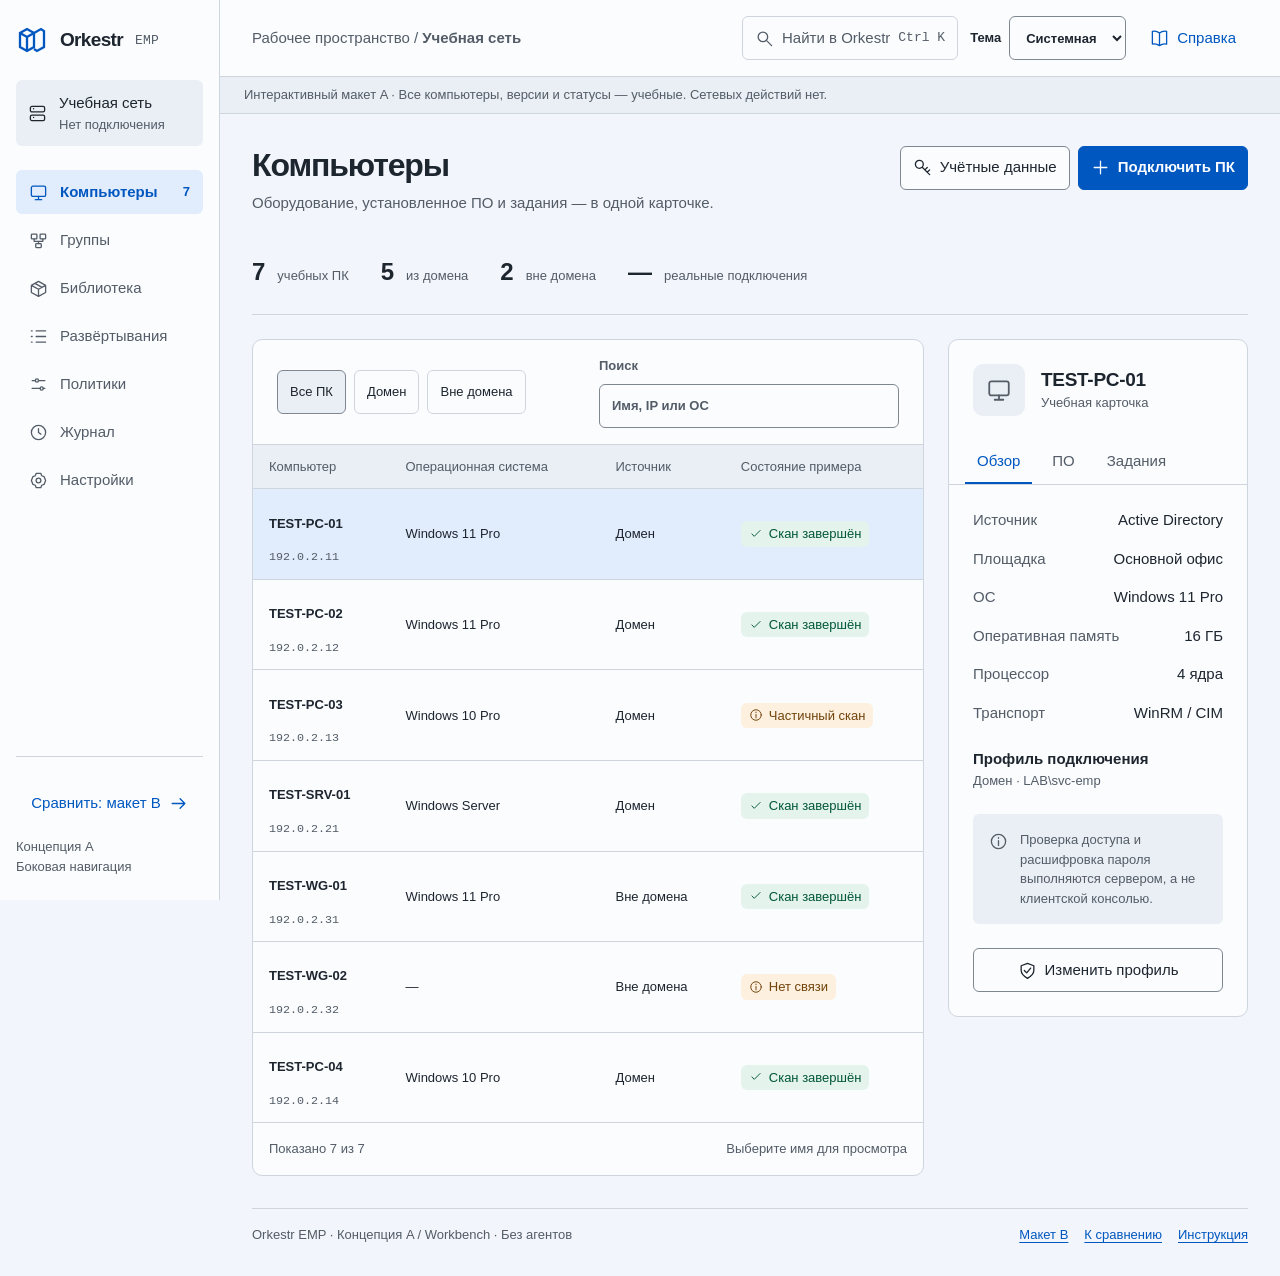
<file: mockups/sidebar.html>
<!doctype html>
<html lang="ru" data-layout="sidebar">
<head>
  <meta charset="utf-8">
  <meta name="viewport" content="width=device-width, initial-scale=1">
  <meta name="description" content="Orkestr EMP — интерактивный макет с боковой навигацией. Не выполняет сетевых действий.">
  <title>Orkestr EMP · Макет A</title>
  <link rel="stylesheet" href="../tokens.css">
  <link rel="stylesheet" href="app.css">
  <script src="groups.js" defer></script>
  <script src="app.js" defer></script>
</head>
<body>
  <a class="skip" href="#content">К содержимому</a>
  <div id="app"><main id="content" tabindex="-1"><p>Загрузка учебного интерфейса…</p></main></div>
  <dialog id="modal" aria-labelledby="modal-title"></dialog>
  <noscript>Для интерактивного макета нужен JavaScript. Документация доступна в <a href="../docs/index.html">справочнике</a>.</noscript>
</body>
</html>
</file>
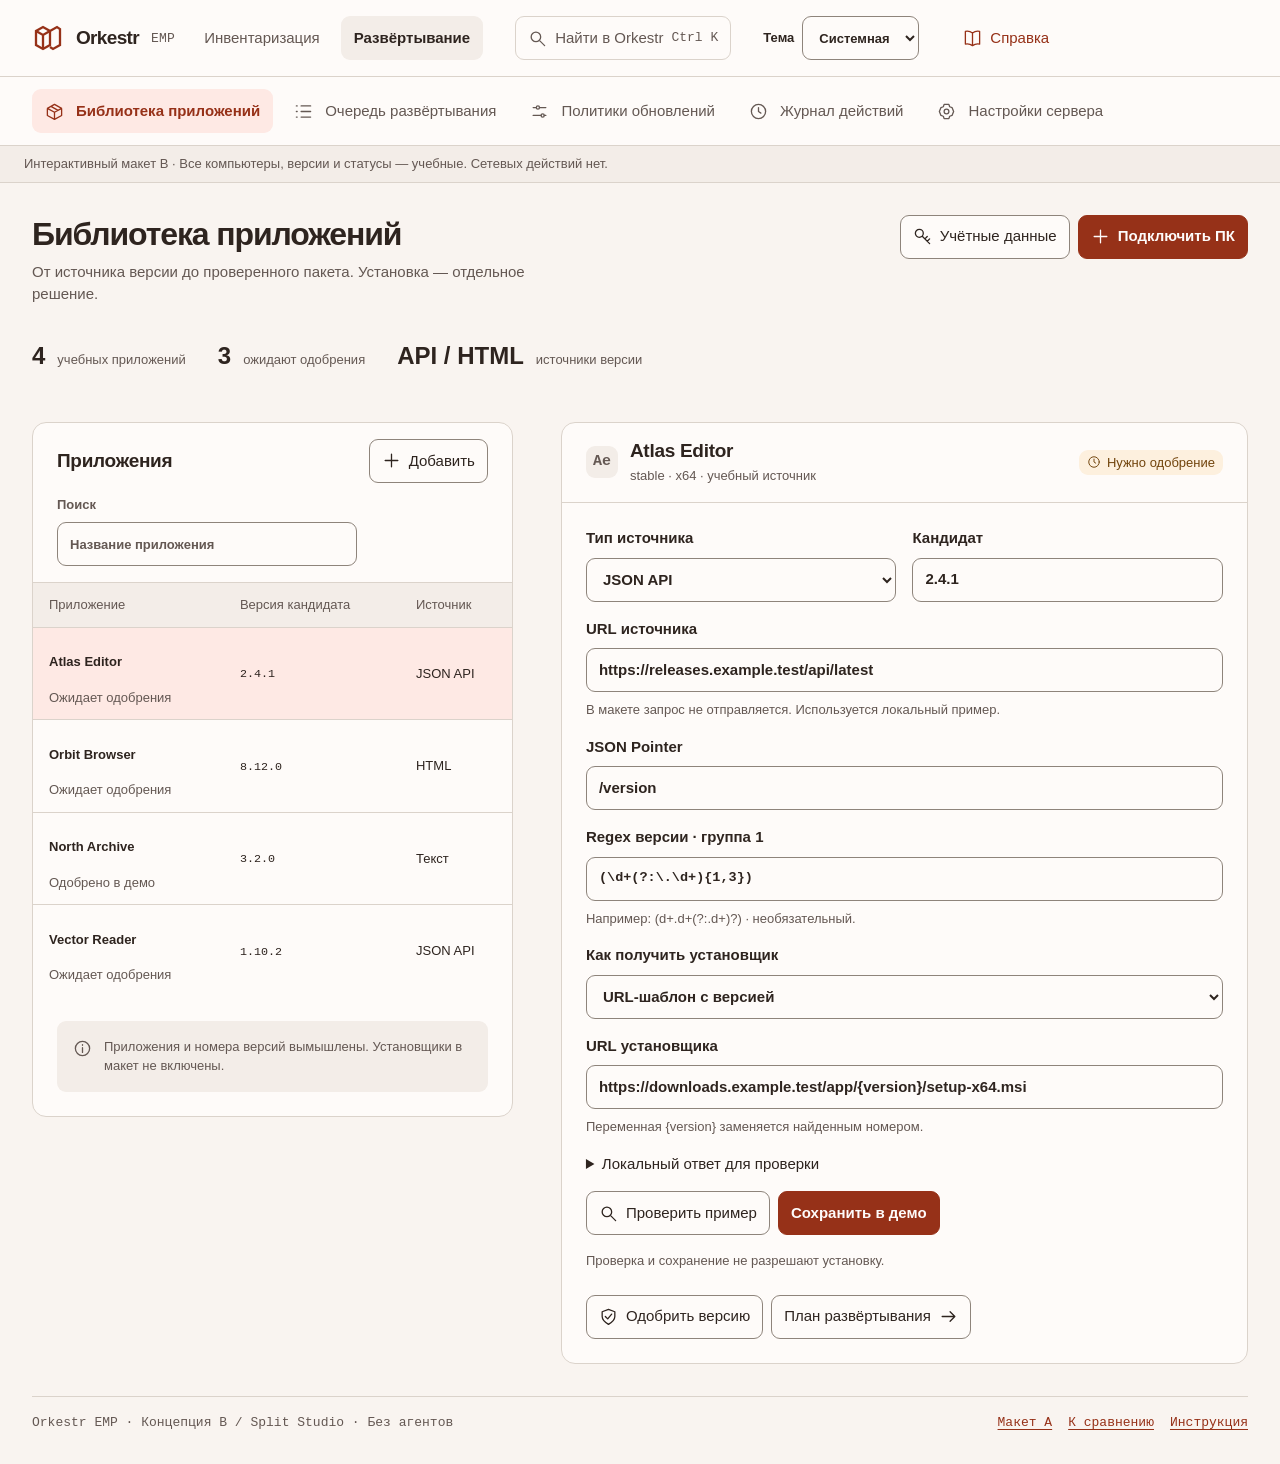
<file: mockups/tabs.html>
<!doctype html>
<html lang="ru" data-layout="tabs">
<head>
  <meta charset="utf-8">
  <meta name="viewport" content="width=device-width, initial-scale=1">
  <meta name="description" content="Orkestr EMP — альтернативный макет с двумя верхними рабочими разделами.">
  <title>Orkestr EMP · Макет B</title>
  <link rel="stylesheet" href="../tokens.css">
  <link rel="stylesheet" href="app.css">
  <script src="app.js" defer></script>
</head>
<body>
  <a class="skip" href="#content">К содержимому</a>
  <div id="app"><main id="content" tabindex="-1"><p>Загрузка учебного интерфейса…</p></main></div>
  <dialog id="modal" aria-labelledby="modal-title"></dialog>
  <noscript>Для интерактивного макета нужен JavaScript. Откройте <a href="../docs/index.html">справочник</a>.</noscript>
</body>
</html>
</file>
<file: tokens.css>
/* Hallmark · pre-emit critique: P4 H4 E4 S5 R5 V4
 * Preliminary offline UI tokens · Cobalt / Coral, not an approved product system. */
:root {
  color-scheme: light;
  --font-display: "Segoe UI Variable Display", "Segoe UI", sans-serif;
  --font-body: "Segoe UI Variable Text", "Segoe UI", sans-serif;
  --font-code: "Consolas", "Lucida Console", monospace;
  --color-bg: oklch(97% .008 255);
  --color-surface: oklch(99% .004 255);
  --color-soft: oklch(95% .009 255);
  --color-ink: oklch(26% .022 255);
  --color-muted: oklch(47% .022 255);
  --color-line: oklch(87% .014 255);
  --color-input: oklch(62% .018 255);
  --color-accent: oklch(48% .18 258);
  --color-accent-soft: oklch(94% .025 258);
  --color-on-accent: oklch(99% .004 258);
  --color-good: oklch(40% .09 165);
  --color-good-soft: oklch(95% .018 165);
  --color-warn: oklch(43% .09 65);
  --color-warn-soft: oklch(96% .028 75);
  --color-error: oklch(45% .16 28);
  --color-overlay: oklch(18% .02 255 / .45);
  --color-clear: oklch(98% .004 255 / 0);
  --space-2xs: .25rem;
  --space-xs: .5rem;
  --space-sm: .75rem;
  --space-md: 1rem;
  --space-lg: 1.5rem;
  --space-xl: 2rem;
  --space-2xl: 3rem;
  --text-sm: .8125rem;
  --text-base: .9375rem;
  --text-md: 1.1875rem;
  --text-lg: 1.5rem;
  --text-xl: 2rem;
  --radius-sm: 6px;
  --radius-md: 10px;
  --radius-lg: 16px;
  --ease-out: cubic-bezier(.16, 1, .3, 1);
  --ease-in: cubic-bezier(.7, 0, .84, 0);
  --ease-in-out: cubic-bezier(.65, 0, .35, 1);
  --dur-micro: 120ms;
  --dur-short: 220ms;
  --z-sticky: 20;
}
:root[data-layout="tabs"] {
  --color-bg: oklch(97% .008 65);
  --color-surface: oklch(99% .004 65);
  --color-soft: oklch(95% .009 65);
  --color-ink: oklch(27% .018 45);
  --color-muted: oklch(47% .018 45);
  --color-line: oklch(87% .014 65);
  --color-input: oklch(62% .018 65);
  --color-accent: oklch(46% .14 35);
  --color-accent-soft: oklch(95% .024 35);
  --color-on-accent: oklch(99% .004 35);
  --radius-sm: 9px;
  --radius-md: 14px;
}
:root[data-mode="dark"] {
  color-scheme: dark;
  --color-bg: oklch(19% .012 255);
  --color-surface: oklch(23% .014 255);
  --color-soft: oklch(27% .016 255);
  --color-ink: oklch(94% .008 255);
  --color-muted: oklch(75% .014 255);
  --color-line: oklch(36% .018 255);
  --color-input: oklch(58% .018 255);
  --color-accent: oklch(78% .11 255);
  --color-accent-soft: oklch(30% .045 255);
  --color-on-accent: oklch(20% .03 255);
  --color-good: oklch(80% .09 165);
  --color-good-soft: oklch(28% .025 165);
  --color-warn: oklch(84% .09 75);
  --color-warn-soft: oklch(29% .035 75);
  --color-error: oklch(79% .12 28);
  --color-overlay: oklch(12% .02 255 / .7);
}
:root[data-layout="tabs"][data-mode="dark"] {
  --color-bg: oklch(20% .009 55);
  --color-surface: oklch(24% .01 55);
  --color-soft: oklch(28% .012 55);
  --color-ink: oklch(95% .007 65);
  --color-muted: oklch(77% .012 65);
  --color-line: oklch(38% .013 65);
  --color-accent: oklch(80% .095 40);
  --color-accent-soft: oklch(31% .035 40);
  --color-on-accent: oklch(21% .025 40);
}
</file>
<file: docs/help.css>
/* Hallmark · documentation companion / concept index · tone: calm technical
 * Tokens: ../tokens.css · pre-emit critique: P4 H4 E4 S5 R5 V4 */
* { box-sizing: border-box; }
html, body { margin: 0; overflow-x: clip; }
html { scroll-padding-top: 2rem; }
body { background: var(--color-bg); color: var(--color-ink); font: 1rem/1.65 var(--font-body); }
a { color: var(--color-accent); text-underline-offset: 3px; }
button, select, input { font: inherit; }
button, select, input { min-height: 44px; background: var(--color-surface); color: var(--color-ink); border: 1px solid var(--color-input); border-radius: var(--radius-sm); padding: var(--space-xs) var(--space-sm); max-width: 100%; }
input { width: 100%; }
input::placeholder { color: var(--color-muted); }
button, select { cursor: pointer; }
button, .button, nav a, footer a { white-space: nowrap; }
:focus-visible { outline: 2px solid var(--color-accent); outline-offset: 3px; }
h1, h2, h3 { font-family: var(--font-display); font-style: normal; overflow-wrap: anywhere; min-width: 0; line-height: 1.2; letter-spacing: -.025em; }
h1 { font-size: clamp(2rem, 3.3vw, 3.5rem); margin: 0 0 var(--space-lg); font-weight: 650; }
h2 { font-size: 1.65rem; margin: 0 0 var(--space-lg); font-weight: 650; }
h3 { font-size: 1.15rem; margin: var(--space-xl) 0 var(--space-sm); }
p { max-width: 75ch; margin: 0 0 var(--space-md); }
strong { font-weight: 650; }
code, pre { font-family: var(--font-code); font-size: .875em; }
code { overflow-wrap: anywhere; }
pre { padding: var(--space-lg); background: var(--color-soft); white-space: pre-wrap; overflow-wrap: anywhere; border-radius: var(--radius-sm); line-height: 1.7; }
ul, ol { padding-inline-start: var(--space-lg); margin-block: var(--space-md); }
li + li { margin-top: var(--space-sm); }
.wordmark { font: 650 var(--text-lg) var(--font-display); text-decoration: none; color: var(--color-ink); letter-spacing: -.04em; white-space: nowrap; }
.wordmark span { font: 500 var(--text-sm) var(--font-code); color: var(--color-muted); letter-spacing: .025em; }
.showroom-top, .help-top { display: flex; align-items: center; gap: var(--space-lg); justify-content: space-between; padding: var(--space-lg); border-bottom: 1px solid var(--color-line); background: var(--color-surface); flex-wrap: wrap; }
.theme-label { display: flex; align-items: center; gap: var(--space-sm); font-size: var(--text-sm); color: var(--color-muted); }
.showroom-main { max-width: 1200px; margin-inline: auto; padding: var(--space-2xl) var(--space-lg); }
.status-line { color: var(--color-muted); font-size: var(--text-sm); margin-bottom: var(--space-lg); }
.intro { font-size: var(--text-md); color: var(--color-muted); max-width: 65ch; }
.concepts { display: grid; gap: var(--space-xl); margin-block: var(--space-2xl); }
.concept { display: block; padding-top: var(--space-lg); border-top: 1px solid var(--color-line); }
.concept h2 { font-size: var(--text-lg); max-width: 22ch; }
.concept-letter { font: 500 1.5rem/1 var(--font-code); color: var(--color-muted); margin-bottom: var(--space-md); }
.concept p { color: var(--color-muted); }
.concept p.recommendation { font-size: var(--text-sm); color: var(--color-ink); margin-block: var(--space-lg); }
.button { display: inline-flex; align-items: center; justify-content: center; gap: var(--space-lg); padding: var(--space-sm) var(--space-md); min-height: 44px; border: 1px solid var(--color-input); border-radius: var(--radius-sm); text-decoration: none; color: var(--color-ink); }
.main-button { background: var(--color-accent); color: var(--color-on-accent); border-color: var(--color-accent); }
.callout { background: var(--color-soft); padding: var(--space-lg); border-radius: var(--radius-md); margin-block: var(--space-lg); }
.callout p:last-child { margin-bottom: 0; }
.callout p { margin-top: var(--space-xs); color: var(--color-muted); }
.callout.warning { background: var(--color-warn-soft); color: var(--color-warn); }
.callout.warning p { color: var(--color-warn); }
.start-reading { margin-top: var(--space-2xl); }
.doc-links { display: flex; flex-wrap: wrap; gap: var(--space-xs); margin-bottom: var(--space-lg); }
.showroom-footer { max-width: 1152px; margin: 0 auto; padding: var(--space-lg); border-top: 1px solid var(--color-line); font-size: var(--text-sm); color: var(--color-muted); }
.help-layout { display: grid; grid-template-columns: minmax(0, 1fr); }
.help-nav { padding: var(--space-lg); background: var(--color-surface); border-bottom: 1px solid var(--color-line); }
.help-nav label { display: grid; gap: var(--space-xs); font-size: var(--text-sm); }
.help-nav nav { display: flex; flex-wrap: wrap; gap: var(--space-xs); margin-top: var(--space-md); }
.help-nav nav a { display: block; padding: var(--space-xs) var(--space-sm); color: var(--color-muted); text-decoration: none; min-height: 44px; }
.help-nav nav a[aria-current="location"] { color: var(--color-accent); background: var(--color-accent-soft); border-radius: var(--radius-sm); }
.help-nav p { color: var(--color-muted); font-size: var(--text-sm); margin-top: var(--space-md); }
.help-content { min-width: 0; padding: var(--space-xl) var(--space-lg); max-width: 1000px; }
.help-content article { padding-bottom: var(--space-2xl); margin-bottom: var(--space-xl); border-bottom: 1px solid var(--color-line); }
.help-content article:last-of-type { border: 0; }
.help-content article[hidden] { display: none; }
.section-status { color: var(--color-warn); background: var(--color-warn-soft); display: inline-block; padding: var(--space-2xs) var(--space-xs); border-radius: var(--radius-sm); font-size: var(--text-sm); margin-bottom: var(--space-md); }
table { width: 100%; text-align: left; border-collapse: collapse; font-size: var(--text-base); margin-block: var(--space-lg); }
th { color: var(--color-muted); font-weight: 600; background: var(--color-soft); }
th, td { padding: var(--space-sm); vertical-align: top; border-bottom: 1px solid var(--color-line); overflow-wrap: anywhere; }
details { border-bottom: 1px solid var(--color-line); padding-block: var(--space-md); }
summary { cursor: pointer; font-weight: 600; min-height: 44px; padding-block: var(--space-xs); }
.help-footer { color: var(--color-muted); font-size: var(--text-sm); display: flex; flex-wrap: wrap; gap: var(--space-md); border-top: 1px solid var(--color-line); padding-top: var(--space-lg); }
.result-line { min-height: 1.6em; color: var(--color-muted); font-size: var(--text-sm); }
@media (hover: hover) { .button:hover, button:hover, .help-nav nav a:hover { background: var(--color-soft); } .main-button:hover { background: var(--color-accent); opacity: .9; } }
@media (min-width: 48rem) { .concepts { grid-template-columns: 1.05fr .95fr; gap: var(--space-2xl); } .showroom-top, .help-top { padding-inline: var(--space-xl); } }
@media (min-width: 64rem) { .help-layout { grid-template-columns: 270px minmax(0, 1fr); } .help-nav { height: 100dvh; position: sticky; top: 0; overflow: auto; border-inline-end: 1px solid var(--color-line); border-bottom: 0; } .help-nav nav { display: grid; gap: 0; } .help-content { padding: var(--space-2xl); } }
@media (max-width: 39rem) { table, tbody, tr, td { display: block; } thead { display: none; } tr { padding-block: var(--space-md); border-bottom: 1px solid var(--color-line); } td { border: 0; padding: var(--space-xs) 0; } td::before { content: attr(data-label); display: block; font-weight: 600; color: var(--color-muted); } .showroom-top, .help-top { gap: var(--space-md); } }
@media (prefers-reduced-motion: reduce) { *, *::before, *::after { animation: none !important; transition: none !important; scroll-behavior: auto !important; } }
@media print { .help-nav, .help-top, .theme-label, .showroom-top { display: none; } .help-layout { display: block; } .help-content { max-width: none; padding: 0; } .help-content article[hidden] { display: block; } a { color: var(--color-ink); } article { break-inside: avoid-page; } }
</file>
<file: mockups/app.css>
/* Hallmark · macrostructure: Workbench (A) / Split Studio (B) · genre: modern-minimal
 * theme: Cobalt / Coral · nav: N3 adapted app rail / N13 search + workspace tabs
 * footer: Ft2 status line / Ft4 technical colophon · tone: calm technical
 * enrichment: none · pre-emit critique: P4 H4 E4 S5 R5 V4 */
* { box-sizing: border-box; }
html, body { margin: 0; overflow-x: clip; }
body { background: var(--color-bg); color: var(--color-ink); font: var(--text-base)/1.5 var(--font-body); }
button, input, select, textarea { font: inherit; }
button, a, input, select, textarea { -webkit-tap-highlight-color: var(--color-clear); }
button, a { touch-action: manipulation; }
button { cursor: pointer; }
a { color: var(--color-accent); text-underline-offset: 3px; }
button, .nav-link, .btn, .foot a { white-space: nowrap; }
button, input, select, textarea { border: 1px solid var(--color-input); border-radius: var(--radius-sm); color: var(--color-ink); background: var(--color-surface); }
button, .btn { min-height: 44px; padding: var(--space-xs) var(--space-sm); display: inline-flex; align-items: center; justify-content: center; gap: var(--space-xs); text-decoration: none; }
button { transition: transform var(--dur-micro) var(--ease-out); }
button:active { transform: translateY(1px); }
button:disabled { opacity: .5; cursor: not-allowed; }
button[data-state="loading"] { cursor: progress; opacity: .65; }
button[data-state="success"] { color: var(--color-good); }
button[data-state="error"], [aria-invalid="true"] { border-color: var(--color-error); }
:focus-visible { outline: 2px solid var(--color-accent); outline-offset: 3px; }
@media (hover: hover) { button:hover:not(:disabled), .btn:hover { background: var(--color-soft); } a:hover { text-decoration-thickness: 2px; } }
input:not([type="checkbox"]), select, textarea { width: 100%; min-width: 0; min-height: 44px; padding: var(--space-xs) var(--space-sm); }
input[type="checkbox"] { width: 18px; height: 18px; accent-color: var(--color-accent); }
input::placeholder, textarea::placeholder { color: var(--color-muted); }
textarea { resize: vertical; min-height: 100px; }
label { display: grid; gap: var(--space-xs); font-weight: 600; }
label.check { display: flex; gap: var(--space-sm); align-items: center; min-height: 44px; font-weight: 400; }
label > small { font-weight: 400; color: var(--color-muted); }
h1, h2, h3 { font-family: var(--font-display); font-style: normal; min-width: 0; overflow-wrap: anywhere; }
h1 { margin: 0; font-size: var(--text-xl); font-weight: 650; line-height: 1.2; letter-spacing: -.035em; }
h2 { margin: 0; font-size: var(--text-md); font-weight: 650; line-height: 1.3; letter-spacing: -.015em; }
h3 { margin: 0; font-size: var(--text-base); }
p { margin: 0; }
small, .small { font-size: var(--text-sm); }
svg.icon { width: 19px; height: 19px; flex-shrink: 0; fill: none; stroke: currentColor; stroke-width: 1.65; stroke-linecap: round; stroke-linejoin: round; }
.muted { color: var(--color-muted); }
.mono, code { font-family: var(--font-code); font-size: .9em; overflow-wrap: anywhere; }
.primary { background: var(--color-accent); color: var(--color-on-accent); border-color: var(--color-accent); font-weight: 600; }
@media (hover: hover) { .primary:hover:not(:disabled) { background: var(--color-accent); opacity: .88; } }
.quiet { border-color: var(--color-line); background: var(--color-clear); }
.skip { position: fixed; top: -100px; left: 12px; z-index: var(--z-sticky); background: var(--color-surface); padding: var(--space-md); }
.skip:focus { top: 12px; }
.layout { display: block; }
.sidebar { background: var(--color-surface); border-bottom: 1px solid var(--color-line); padding: var(--space-md); }
.brand { display: flex; align-items: center; gap: var(--space-sm); color: var(--color-ink); text-decoration: none; font-family: var(--font-display); font-size: var(--text-md); font-weight: 650; letter-spacing: -.035em; white-space: nowrap; }
.brand-mark { width: 32px; height: 32px; color: var(--color-accent); }
.brand small { font: 500 var(--text-sm) var(--font-code); letter-spacing: .02em; color: var(--color-muted); }
.environment { margin: var(--space-lg) 0; display: flex; align-items: center; gap: var(--space-sm); padding: var(--space-sm); background: var(--color-soft); border-radius: var(--radius-sm); }
.environment small { display: block; color: var(--color-muted); }
.nav-stack { display: flex; flex-wrap: wrap; gap: var(--space-xs); margin-top: var(--space-md); }
.nav-link { display: flex; justify-content: flex-start; gap: var(--space-sm); border: 1px solid var(--color-clear); color: var(--color-muted); background: var(--color-clear); text-align: left; min-width: 0; }
.nav-link[aria-current="page"] { background: var(--color-accent-soft); color: var(--color-accent); font-weight: 600; }
.nav-link .count { margin-inline-start: auto; font-size: var(--text-sm); }
.sidebar-bottom { display: none; }
.sidebar-scroll { min-width: 0; min-height: 0; }
.sidebar-groups { min-width: 0; padding: var(--space-xs) 0 var(--space-sm) var(--space-sm); border-top: 1px solid var(--color-line); margin-top: var(--space-md); }
.group-category { color: var(--color-muted); font-size: var(--text-sm); padding: var(--space-sm) var(--space-xs) var(--space-2xs); }
.group-shortcut { width: 100%; min-width: 0; justify-content: flex-start; gap: var(--space-xs); padding-inline: var(--space-xs); border-color: var(--color-clear); background: var(--color-clear); font-size: var(--text-sm); color: var(--color-muted); }
.group-shortcut[aria-current="true"] { background: var(--color-soft); color: var(--color-ink); font-weight: 600; }
.group-nav-label { overflow: clip; text-overflow: ellipsis; white-space: nowrap; min-width: 0; }
.group-count { margin-inline-start: auto; font-variant-numeric: tabular-nums; flex-shrink: 0; color: var(--color-muted); }
.group-dot { width: 5px; height: 5px; border-radius: 50%; background: var(--color-input); flex-shrink: 0; }
.group-shortcut[aria-current="true"] .group-dot { background: var(--color-accent); }
.group-folder-row { display: flex; align-items: center; min-width: 0; }
.group-folder-row .group-shortcut { flex: 1; width: auto; }
.group-folder-toggle { flex-shrink: 0; width: 28px; padding: 0; border: 0; background: var(--color-clear); color: var(--color-muted); }
.group-folder-toggle .icon { width: 14px; height: 14px; }
.group-folder-toggle.is-open .icon { transform: rotate(90deg); }
.group-children { margin-inline-start: var(--space-xs); padding-inline-start: var(--space-2xs); border-inline-start: 1px solid var(--color-line); }
.group-children[hidden] { display: none; }
.group-path { margin-bottom: var(--space-sm); overflow-wrap: anywhere; }
.main { min-width: 0; }
.topbar { min-height: 74px; display: flex; flex-wrap: wrap; align-items: center; gap: var(--space-sm); padding: var(--space-md); border-bottom: 1px solid var(--color-line); background: var(--color-surface); }
.topbar .crumb { color: var(--color-muted); margin-inline-end: auto; }
.theme-control { display: flex; align-items: center; gap: var(--space-xs); }
.theme-control select { width: auto; font-size: var(--text-sm); }
.topbar .search-button { color: var(--color-muted); border-color: var(--color-line); min-width: 180px; justify-content: space-between; }
.topbar .search-button kbd { font-family: var(--font-code); font-size: var(--text-sm); }
.demo-banner { padding: var(--space-xs) var(--space-lg); font-size: var(--text-sm); color: var(--color-muted); background: var(--color-soft); border-bottom: 1px solid var(--color-line); }
.page { padding: var(--space-lg) var(--space-md) var(--space-xl); }
.page-head { display: flex; flex-wrap: wrap; align-items: flex-start; justify-content: space-between; gap: var(--space-md); margin-bottom: var(--space-lg); }
.page-head p { margin-top: var(--space-xs); color: var(--color-muted); max-width: 65ch; }
.actions { display: flex; align-items: center; gap: var(--space-xs); flex-wrap: wrap; }
.summary { display: flex; flex-wrap: wrap; column-gap: var(--space-xl); row-gap: var(--space-md); padding: var(--space-md) 0 var(--space-lg); border-bottom: 1px solid var(--color-line); margin-bottom: var(--space-lg); }
.summary > div { display: flex; align-items: baseline; gap: var(--space-sm); }
.summary strong { font-size: var(--text-lg); font-weight: 600; font-variant-numeric: tabular-nums; }
.summary span { font-size: var(--text-sm); color: var(--color-muted); }
.workspace { display: grid; grid-template-columns: minmax(0, 1fr); gap: var(--space-lg); align-items: start; }
.panel { background: var(--color-surface); border: 1px solid var(--color-line); border-radius: var(--radius-md); min-width: 0; overflow: clip; }
.panel-head { display: flex; flex-wrap: wrap; align-items: center; justify-content: space-between; gap: var(--space-sm); padding: var(--space-md) var(--space-lg); border-bottom: 1px solid var(--color-line); }
.panel-head label { width: 100%; }
.panel-body { padding: var(--space-lg); display: grid; gap: var(--space-lg); }
.filters { display: flex; flex-wrap: wrap; gap: var(--space-xs); }
.filter { font-size: var(--text-sm); min-height: 44px; border-color: var(--color-line); background: var(--color-clear); }
.filter[aria-pressed="true"] { background: var(--color-soft); color: var(--color-ink); border-color: var(--color-input); }
table { width: 100%; border-collapse: collapse; text-align: left; font-size: var(--text-sm); font-variant-numeric: tabular-nums; }
th { padding: var(--space-sm) var(--space-md); background: var(--color-soft); color: var(--color-muted); font-weight: 500; }
td { padding: var(--space-sm) var(--space-md); border-top: 1px solid var(--color-line); vertical-align: middle; }
td strong { font-size: var(--text-base); font-weight: 600; }
td .muted { display: block; margin-top: var(--space-2xs); }
tr.selected { background: var(--color-accent-soft); }
.row-link { padding: 0; min-height: 44px; justify-content: flex-start; background: var(--color-clear); border: 0; color: var(--color-ink); font-weight: 600; }
.tag { display: inline-flex; align-items: center; gap: 6px; padding: 3px 8px; border-radius: var(--radius-sm); background: var(--color-soft); color: var(--color-muted); font-size: var(--text-sm); white-space: nowrap; }
.tag.good { background: var(--color-good-soft); color: var(--color-good); }
.tag.warn { background: var(--color-warn-soft); color: var(--color-warn); }
.tag.signal { background: var(--color-accent-soft); color: var(--color-accent); }
.tag svg.icon { width: 14px; height: 14px; }
.table-bottom { padding: var(--space-md); display: flex; flex-wrap: wrap; gap: var(--space-sm); justify-content: space-between; color: var(--color-muted); font-size: var(--text-sm); border-top: 1px solid var(--color-line); }
.device-avatar { width: 52px; height: 52px; display: grid; place-items: center; background: var(--color-soft); border-radius: var(--radius-md); color: var(--color-muted); }
.device-avatar svg { width: 26px; height: 26px; }
.detail-title { display: flex; align-items: center; gap: var(--space-md); }
.detail-title p { color: var(--color-muted); font-size: var(--text-sm); }
.subtabs { display: flex; flex-wrap: wrap; gap: var(--space-xs); border-bottom: 1px solid var(--color-line); padding: 0 var(--space-md); }
.subtabs button { border: 0; border-radius: 0; color: var(--color-muted); background: var(--color-clear); border-bottom: 2px solid var(--color-clear); }
.subtabs button[aria-pressed="true"] { color: var(--color-accent); border-bottom-color: var(--color-accent); }
dl { display: grid; gap: var(--space-md); margin: 0; }
dl > div { display: flex; flex-wrap: wrap; justify-content: space-between; gap: var(--space-xs); }
dt { color: var(--color-muted); }
dd { margin: 0; text-align: right; overflow-wrap: anywhere; min-width: 0; }
.notice { display: flex; align-items: flex-start; gap: var(--space-sm); padding: var(--space-md); background: var(--color-soft); border-radius: var(--radius-sm); color: var(--color-muted); font-size: var(--text-sm); }
.notice svg { margin-top: 2px; }
.notice p { min-width: 0; overflow-wrap: anywhere; }
.notice.warn { background: var(--color-warn-soft); color: var(--color-warn); }
.notice.good { background: var(--color-good-soft); color: var(--color-good); }
.form-grid { display: grid; gap: var(--space-md); }
.fields-two { display: grid; gap: var(--space-md); grid-template-columns: minmax(0, 1fr); }
.form-section { display: grid; gap: var(--space-md); border: 0; border-top: 1px solid var(--color-line); margin: 0; padding: var(--space-lg) 0 0; min-width: 0; }
.form-section legend { padding-inline-end: var(--space-sm); font-weight: 600; }
.helper { color: var(--color-muted); font-size: var(--text-sm); min-height: 1.5em; }
.result { font-size: var(--text-sm); color: var(--color-muted); overflow-wrap: anywhere; }
.result[data-state="error"] { color: var(--color-error); }
.result[data-state="success"] { color: var(--color-good); }
pre { margin: 0; padding: var(--space-md); background: var(--color-soft); border-radius: var(--radius-sm); white-space: pre-wrap; overflow-wrap: anywhere; font: var(--text-sm)/1.6 var(--font-code); }
.app-heading { display: flex; align-items: center; gap: var(--space-sm); }
.app-monogram { width: 32px; height: 32px; display: grid; place-items: center; background: var(--color-soft); color: var(--color-muted); border-radius: var(--radius-sm); font-weight: 650; font-family: var(--font-code); }
.step-list { display: grid; gap: var(--space-lg); }
.step-row { display: grid; grid-template-columns: 28px minmax(0, 1fr); column-gap: var(--space-md); }
.step-number { width: 27px; height: 27px; border: 1px solid var(--color-input); border-radius: 50%; display: grid; place-items: center; font-size: var(--text-sm); }
.step-row p { color: var(--color-muted); font-size: var(--text-sm); margin-top: var(--space-2xs); }
.foot { display: flex; flex-wrap: wrap; align-items: center; gap: var(--space-md); justify-content: space-between; margin-top: var(--space-xl); padding-top: var(--space-md); border-top: 1px solid var(--color-line); color: var(--color-muted); font-size: var(--text-sm); }
.foot div { display: flex; flex-wrap: wrap; gap: var(--space-md); }
.empty { padding: var(--space-xl); text-align: left; color: var(--color-muted); }
.empty strong { display: block; color: var(--color-ink); }
.group-heading { display: flex; flex-wrap: wrap; justify-content: space-between; align-items: center; gap: var(--space-md); margin-bottom: var(--space-lg); }
.group-heading h2 { font-size: var(--text-lg); margin-top: var(--space-sm); }
.group-title-line { display: flex; flex-wrap: wrap; align-items: center; gap: var(--space-sm); }
.group-summary { padding-block: var(--space-sm) var(--space-lg); }
.group-switcher { margin-bottom: var(--space-lg); }
.group-switcher label { max-width: 460px; }
.group-switch-controls { display: flex; align-items: flex-end; flex-wrap: wrap; gap: var(--space-sm); }
.group-switch-controls label { width: min(460px, 100%); min-width: 0; }
.group-tree-navigator .sidebar-groups { display: block; margin-top: 0; border-top: 0; padding: 0; }
.group-expression { display: flex; align-items: center; flex-wrap: wrap; gap: var(--space-xs); margin-bottom: var(--space-lg); }
.group-expression > button { max-width: 100%; overflow: clip; text-overflow: ellipsis; }
.rule-pill { display: inline-block; max-width: 100%; padding: var(--space-xs) var(--space-sm); border: 1px solid var(--color-line); border-radius: var(--radius-sm); font-size: var(--text-sm); overflow-wrap: anywhere; background: var(--color-surface); }
.groups-table { table-layout: fixed; }
.groups-table th, .groups-table td { padding-inline: var(--space-sm); overflow-wrap: anywhere; }
.groups-table th:first-child { width: 24%; }
.groups-table th:nth-child(2) { width: 11%; }
.groups-table th:nth-child(3), .groups-table th:nth-child(4) { width: 20%; }
.groups-table .tag { white-space: normal; }
.group-unknown, .group-simulator { padding-block: var(--space-lg); border-bottom: 1px solid var(--color-line); }
.group-unknown summary, .group-simulator summary { cursor: pointer; min-height: 44px; padding-block: var(--space-xs); font-weight: 600; }
.group-unknown-list { display: flex; flex-wrap: wrap; gap: var(--space-xs); margin-top: var(--space-sm); }
.group-simulator-controls { display: flex; align-items: flex-end; flex-wrap: wrap; gap: var(--space-sm); margin-block: var(--space-md); }
.group-simulator-controls label { max-width: 300px; min-width: 0; }
.group-editor-dialog { width: min(1020px, calc(100% - 32px)); }
.group-editor-dialog[open] { display: flex; flex-direction: column; overflow: clip; }
.group-editor-dialog .modal-head, .group-editor-dialog .modal-foot { flex-shrink: 0; }
.group-editor-dialog .modal-body { min-height: 0; overflow-y: auto; }
.group-editor-grid { display: grid; grid-template-columns: minmax(0, 1fr); gap: var(--space-xl); align-items: start; }
.group-editor-grid section { min-width: 0; }
.group-editor-grid h3 { margin-bottom: var(--space-md); }
.group-match { margin-bottom: var(--space-md); }
.group-rule-list { display: grid; gap: var(--space-lg); margin-block: var(--space-md); }
.group-rule { border-top: 1px solid var(--color-line); padding-top: var(--space-md); min-width: 0; }
.group-rule-top { display: flex; align-items: flex-end; gap: var(--space-xs); margin-bottom: var(--space-sm); }
.group-rule-top label { flex: 1; min-width: 0; }
.group-rule-fields { display: grid; grid-template-columns: minmax(0, 1fr); gap: var(--space-sm); }
.group-preview { border-top: 1px solid var(--color-line); padding-top: var(--space-lg); }
.group-preview h3 strong { color: var(--color-accent); font-variant-numeric: tabular-nums; }
.group-preview-list { margin-block: var(--space-md); }
.group-preview-row { padding-block: var(--space-sm); border-bottom: 1px solid var(--color-line); }
.group-preview-row strong { font-size: var(--text-sm); display: block; }
.group-preview-row span { display: block; color: var(--color-muted); font-size: var(--text-sm); overflow-wrap: anywhere; }
.group-member-list { margin-block: var(--space-md); }
.group-member-list .check { border-bottom: 1px solid var(--color-line); }
.group-undo { display: flex; align-items: center; flex-wrap: wrap; gap: var(--space-sm); padding: var(--space-sm); background: var(--color-soft); border-radius: var(--radius-sm); margin-bottom: var(--space-md); }
.log-row { padding-block: var(--space-md); border-bottom: 1px solid var(--color-line); display: grid; gap: var(--space-xs); }
.log-row:last-child { border: 0; }
dialog { position: fixed; inset: 0; margin: auto; width: min(680px, calc(100% - 32px)); height: fit-content; max-height: 88dvh; overflow: auto; background: var(--color-surface); color: var(--color-ink); border: 1px solid var(--color-input); border-radius: var(--radius-lg); padding: 0; }
dialog::backdrop { background: var(--color-overlay); }
dialog[open] { animation: dialog-in var(--dur-short) var(--ease-out); }
.modal-head { padding: var(--space-lg); border-bottom: 1px solid var(--color-line); }
.modal-head p { margin-top: var(--space-xs); font-size: var(--text-sm); color: var(--color-muted); }
.modal-body { padding: var(--space-lg); display: grid; gap: var(--space-lg); }
.modal-foot { display: flex; flex-wrap: wrap; gap: var(--space-xs); justify-content: flex-end; padding: var(--space-md) var(--space-lg); border-top: 1px solid var(--color-line); }
.modal-foot .result { flex: 1 1 100%; }
.search-results { display: grid; gap: var(--space-xs); min-width: 0; }
.search-results button { justify-content: flex-start; border-color: var(--color-line); min-width: 0; max-width: 100%; }
.search-result-label { flex: 1; min-width: 0; text-align: left; overflow: clip; text-overflow: ellipsis; white-space: nowrap; }
.top-brand { display: flex; align-items: center; gap: var(--space-md); }
.workspace-tabs { display: flex; gap: var(--space-xs); flex-wrap: wrap; }
.workspace-tabs button { border-color: var(--color-clear); background: var(--color-clear); color: var(--color-muted); }
.workspace-tabs button[aria-current="page"] { background: var(--color-soft); color: var(--color-ink); font-weight: 600; }
.section-nav { display: flex; flex-wrap: wrap; gap: var(--space-xs); padding: var(--space-sm) var(--space-md); background: var(--color-surface); border-bottom: 1px solid var(--color-line); }
.section-nav button { border-color: var(--color-clear); background: var(--color-clear); color: var(--color-muted); }
.section-nav button[aria-current="page"] { color: var(--color-accent); background: var(--color-accent-soft); }
[data-layout="tabs"] .page { max-width: 1536px; margin-inline: auto; }
[data-layout="tabs"] .summary { border-bottom: 0; padding-top: 0; }
[data-layout="tabs"] .foot { font-family: var(--font-code); font-size: var(--text-sm); }
@keyframes dialog-in { from { opacity: 0; transform: translateY(5px); } to { opacity: 1; transform: none; } }
@media (min-width: 40rem) { .fields-two { grid-template-columns: repeat(2, minmax(0, 1fr)); } .page { padding: var(--space-xl); } .topbar { padding-inline: var(--space-xl); } .panel-head label { width: min(300px, 100%); } }
@media (min-width: 64rem) {
  [data-layout="sidebar"] .layout { display: grid; grid-template-columns: 220px minmax(0, 1fr); }
  .sidebar { position: sticky; top: 0; height: 100dvh; border-inline-end: 1px solid var(--color-line); border-bottom: 0; display: flex; flex-direction: column; padding: var(--space-lg) var(--space-md); }
  .sidebar-scroll { overflow-y: auto; flex: 1; padding-inline: var(--space-2xs); margin-inline: calc(-1 * var(--space-2xs)); }
  .sidebar-bottom { flex-shrink: 0; }
  .group-switcher { display: none; }
  .group-editor-grid { grid-template-columns: minmax(0, 1.1fr) minmax(0, .9fr); }
  .group-preview { padding-top: 0; padding-inline-start: var(--space-lg); border-top: 0; border-inline-start: 1px solid var(--color-line); }
  .nav-stack { display: grid; gap: var(--space-2xs); margin: 0; }
  .sidebar-bottom { display: grid; gap: var(--space-sm); margin-top: auto; padding-top: var(--space-lg); border-top: 1px solid var(--color-line); }
  [data-layout="tabs"] .workspace { grid-template-columns: minmax(0, 1fr) 300px; }
  .library-workspace { grid-template-columns: minmax(0, 1fr) minmax(340px, .85fr); }
  [data-layout="tabs"] .library-workspace { grid-template-columns: minmax(300px, .7fr) minmax(0, 1fr); gap: var(--space-2xl); }
  [data-layout="tabs"] .topbar { gap: var(--space-xl); }
  [data-layout="tabs"] .page-head { margin-bottom: var(--space-xl); }
  [data-layout="tabs"] .section-nav { padding-inline: var(--space-xl); }
}
@media (min-width: 80rem) { [data-layout="sidebar"] .workspace:not(.library-workspace) { grid-template-columns: minmax(0, 1fr) 300px; } }
@media (max-width: 63.99rem) { .sidebar-groups { display: none; } }
@media (max-width: 79.99rem) {
  .groups-table, .groups-table tbody, .groups-table tr, .groups-table td { display: block; }
  .groups-table thead { display: none; }
  .groups-table tr { padding: var(--space-sm) var(--space-md); border-top: 1px solid var(--color-line); }
  .groups-table td { display: flex; justify-content: space-between; gap: var(--space-sm); padding: var(--space-2xs) 0; border: 0; }
  .groups-table td::before { content: attr(data-label); color: var(--color-muted); }
  .groups-table td:first-child { display: block; }
  .groups-table td:first-child::before { display: none; }
}
@media (max-width: 47rem) {
  .topbar .crumb, .topbar .search-button kbd { display: none; }
  .topbar .search-button { min-width: 44px; }
  .topbar .search-button .search-label { display: none; }
  .topbar { gap: var(--space-xs); }
  .top-brand { width: 100%; justify-content: space-between; flex-wrap: wrap; }
  .environment { display: none; }
  .nav-stack { gap: var(--space-2xs); }
  .nav-link { padding-inline: var(--space-xs); font-size: var(--text-sm); }
  .nav-link .count { display: none; }
  table, tbody, tr, td { display: block; }
  thead { display: none; }
  tr { padding: var(--space-sm) var(--space-md); border-top: 1px solid var(--color-line); }
  td { border: 0; padding: 4px 0; display: flex; flex-wrap: wrap; justify-content: space-between; gap: var(--space-xs); }
  td::before { content: attr(data-label); color: var(--color-muted); }
  td:first-child { display: block; }
  td:first-child::before { display: none; }
  .summary { column-gap: var(--space-lg); }
  .panel-body, .panel-head { padding: var(--space-md); }
  .theme-control { margin-inline-start: auto; }
  h1 { font-size: var(--text-lg); }
  .sidebar-groups { display: none; }
  .group-rule-top { align-items: stretch; flex-direction: column; }
  .group-rule-top button { align-self: flex-start; }
  .group-editor-dialog .modal-body, .group-editor-dialog .modal-head { padding: var(--space-md); }
  .group-heading h2 { font-size: var(--text-md); }
}
@media (prefers-reduced-motion: reduce) { *, *::before, *::after { animation: none !important; transition: none !important; } button:active { transform: none; } }
</file>
